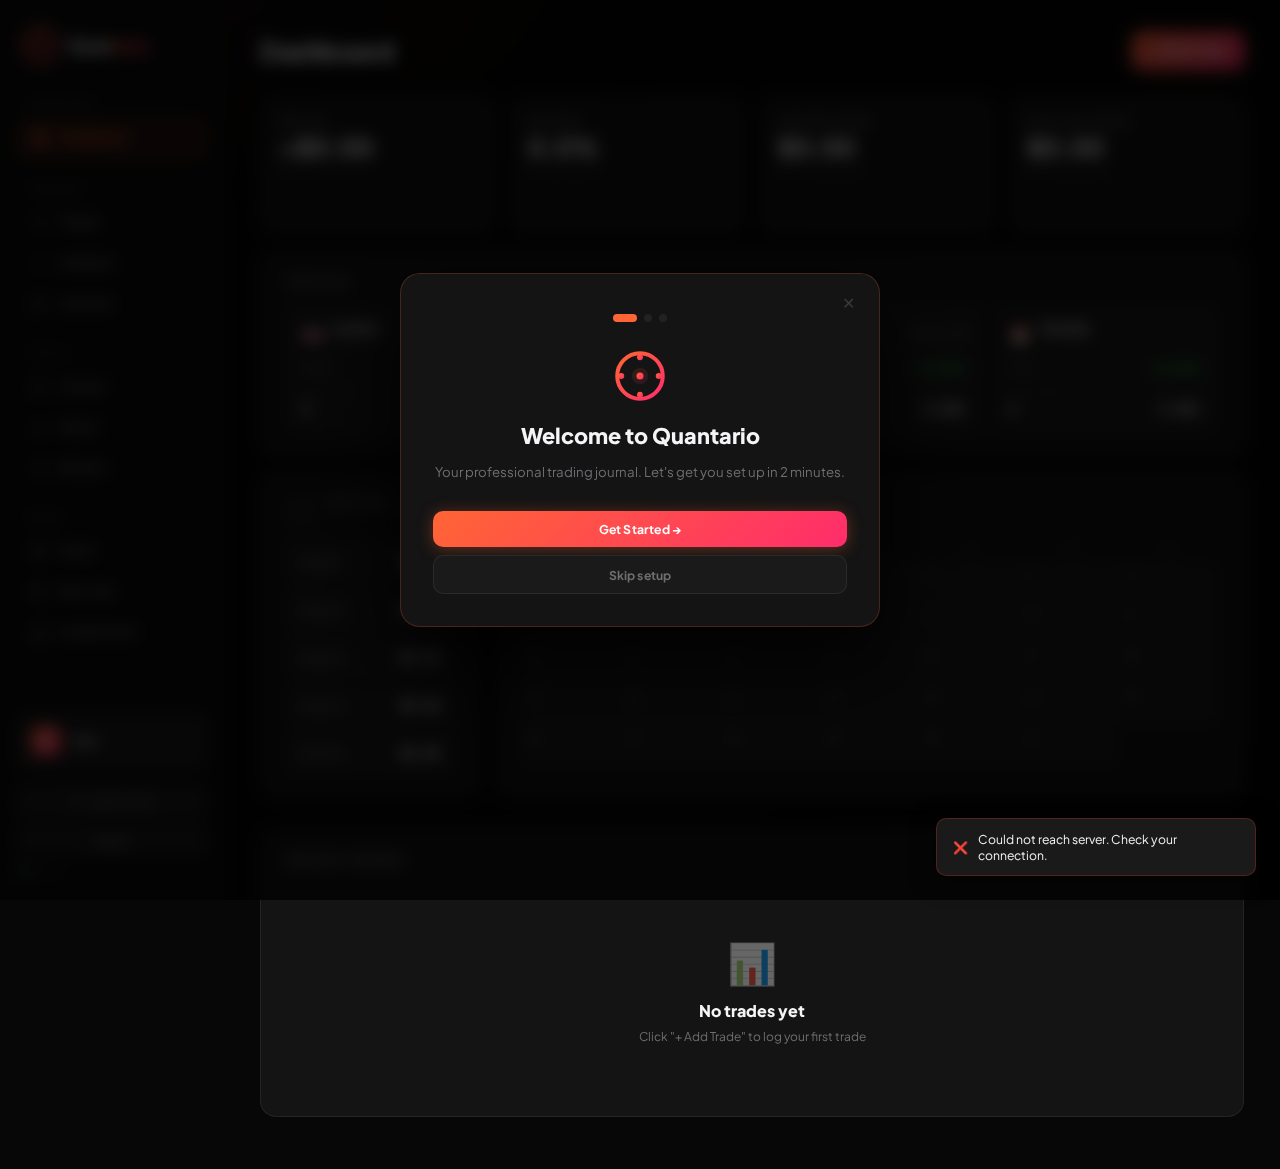
<file: index.html>
<!DOCTYPE html>
<html lang="en">
<head>
  <meta charset="UTF-8">
  <meta name="viewport" content="width=device-width, initial-scale=1.0">
  <title>TradeVault - Trading Journal</title>
  <link rel="preconnect" href="https://fonts.googleapis.com">
  <link rel="preconnect" href="https://fonts.gstatic.com" crossorigin>
  <link href="https://fonts.googleapis.com/css2?family=Syne:wght@400;600;700;800&family=JetBrains+Mono:wght@300;400;500;600&display=swap" rel="stylesheet">
  <link rel="stylesheet" href="/css/styles.css">
</head>
<body>
  <div id="toast-container"></div>
  <div id="app"></div>

  <!-- config.js MUST load first — it sets CONFIG.API_BASE -->
  <script src="/js/config.js"></script>
  <script src="/js/api.js"></script>
  <script src="/js/app.js"></script>
</body>
</html>
</file>
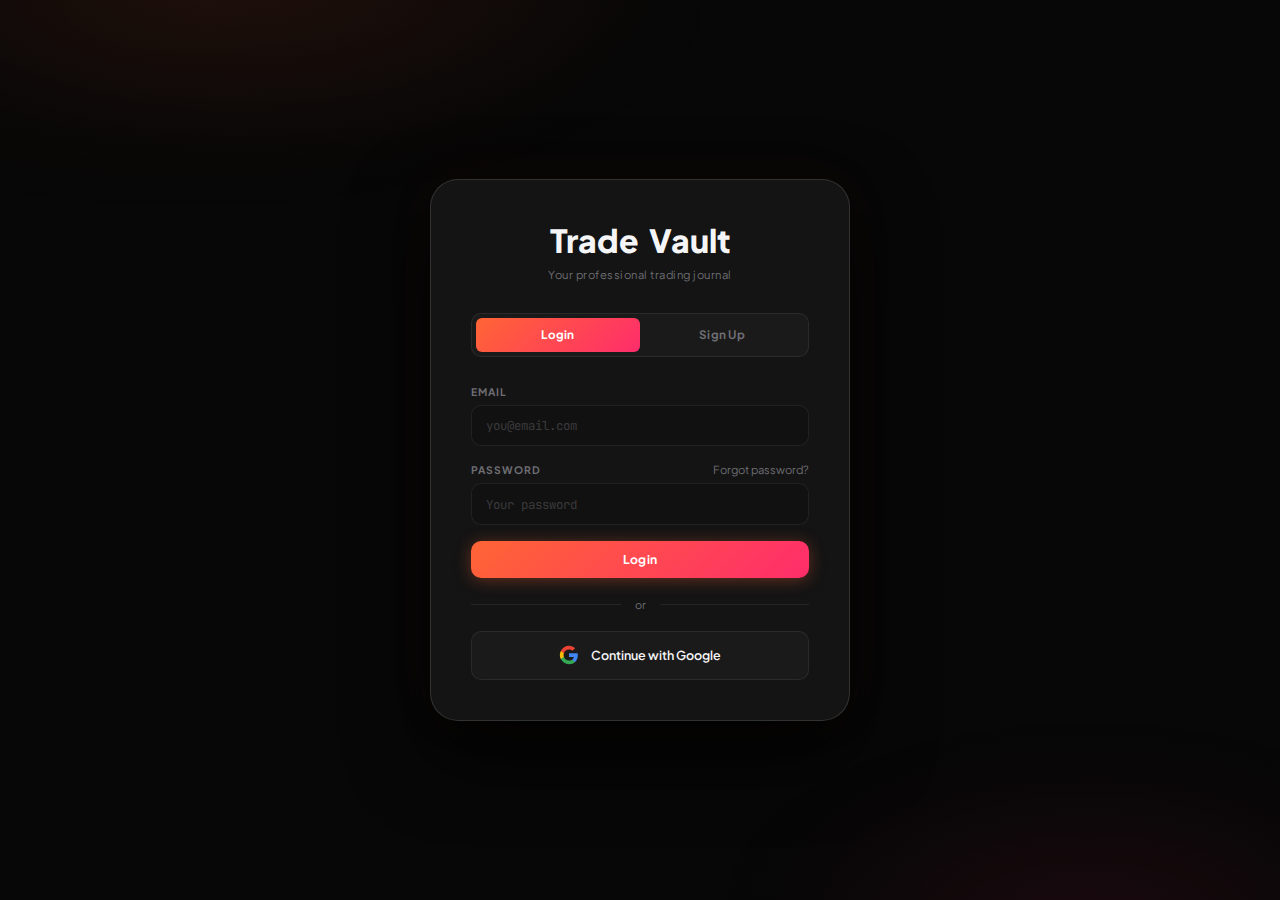
<file: auth.html>
<!DOCTYPE html>
<html lang="en">
<head>
  <meta charset="UTF-8">
  <meta name="viewport" content="width=device-width, initial-scale=1.0">
  <title>TradeVault - Sign In</title>
  <link rel="preconnect" href="https://fonts.googleapis.com">
  <link href="https://fonts.googleapis.com/css2?family=Syne:wght@400;600;700;800&family=JetBrains+Mono:wght@300;400;500;600&display=swap" rel="stylesheet">
  <script src="https://accounts.google.com/gsi/client" async defer></script>
  <link rel="stylesheet" href="/css/styles.css">
</head>
<body class="auth-page">
  <div class="auth-box">

    <div class="auth-header">
      <div class="auth-logo"><span class="green">Trade</span><span class="blue">Vault</span></div>
      <div class="auth-tagline">Your professional trading journal</div>
    </div>

    <div id="wake-banner-slot"></div>

    <div class="auth-tabs" id="auth-tabs">
      <button class="auth-tab active" id="tab-login"  onclick="switchTab('login')">Login</button>
      <button class="auth-tab"        id="tab-signup" onclick="switchTab('signup')">Sign Up</button>
    </div>

    <div class="auth-alert error"   id="auth-error"></div>
    <div class="auth-alert success" id="auth-success"></div>

    <!-- ── LOGIN ─────────────────────────────────────────── -->
    <div id="form-login" class="auth-form active">
      <div class="form-group">
        <label class="form-label" for="login-email">Email</label>
        <input type="email" class="form-input" id="login-email" name="email"
          autocomplete="email" placeholder="you@email.com">
      </div>
      <div class="form-group">
        <div class="form-label-row">
          <label class="form-label" for="login-password">Password</label>
          <button type="button" class="auth-link" onclick="switchTab('forgot')">Forgot password?</button>
        </div>
        <input type="password" class="form-input" id="login-password" name="password"
          autocomplete="current-password" placeholder="Your password">
      </div>
      <button class="btn btn-primary btn-block" id="login-btn" onclick="handleLogin()">Login</button>
    </div>

    <!-- ── SIGN UP ────────────────────────────────────────── -->
    <div id="form-signup" class="auth-form">
      <div class="form-group">
        <label class="form-label" for="signup-name">Full Name</label>
        <input type="text" class="form-input" id="signup-name" name="name"
          autocomplete="name" placeholder="Your name">
      </div>
      <div class="form-group">
        <label class="form-label" for="signup-email">Email</label>
        <input type="email" class="form-input" id="signup-email" name="email"
          autocomplete="email" placeholder="you@email.com">
      </div>
      <div class="form-group">
        <label class="form-label" for="signup-password">Password</label>
        <input type="password" class="form-input" id="signup-password"
          autocomplete="new-password" placeholder="Min 6 characters"
          oninput="checkPasswordStrength(this.value)">
        <div class="password-strength" id="pw-strength">
          <div class="pw-bar"><div class="pw-fill" id="pw-fill"></div></div>
          <span class="pw-label" id="pw-label"></span>
        </div>
      </div>
      <div class="form-group">
        <label class="form-label" for="signup-confirm">Confirm Password</label>
        <input type="password" class="form-input" id="signup-confirm"
          autocomplete="new-password" placeholder="Repeat your password">
      </div>
      <button class="btn btn-primary btn-block" id="signup-btn" onclick="handleSignup()">Create Account</button>
    </div>

    <!-- ── FORGOT PASSWORD ────────────────────────────────── -->
    <div id="form-forgot" class="auth-form">
      <div class="auth-back">
        <button class="auth-link" onclick="switchTab('login')">← Back to Login</button>
      </div>
      <p class="auth-hint">Enter your email and we'll send you a reset link.</p>
      <div class="form-group">
        <label class="form-label" for="forgot-email">Email</label>
        <input type="email" class="form-input" id="forgot-email"
          autocomplete="email" placeholder="you@email.com">
      </div>
      <button class="btn btn-primary btn-block" id="forgot-btn" onclick="handleForgot()">Send Reset Link</button>
    </div>

    <!-- ── RESET PASSWORD ──────────────────────────────────── -->
    <div id="form-reset" class="auth-form">
      <div class="auth-back">
        <button class="auth-link" onclick="switchTab('login')">← Back to Login</button>
      </div>
      <p class="auth-hint">Enter your reset token and choose a new password.</p>
      <div class="form-group">
        <label class="form-label" for="reset-token">Reset Token</label>
        <input type="text" class="form-input" id="reset-token"
          placeholder="Paste your reset token here" autocomplete="off">
      </div>
      <div class="form-group">
        <label class="form-label" for="reset-password">New Password</label>
        <input type="password" class="form-input" id="reset-password"
          autocomplete="new-password" placeholder="Min 6 characters">
      </div>
      <div class="form-group">
        <label class="form-label" for="reset-confirm">Confirm New Password</label>
        <input type="password" class="form-input" id="reset-confirm"
          autocomplete="new-password" placeholder="Repeat new password">
      </div>
      <button class="btn btn-primary btn-block" id="reset-btn" onclick="handleReset()">Set New Password</button>
    </div>

    <!-- ── GOOGLE ──────────────────────────────────────────── -->
    <div id="google-section">
      <div class="auth-divider"><span>or</span></div>
      <button class="google-btn" onclick="handleGoogleLogin()">
        <svg class="google-icon" viewBox="0 0 24 24">
          <path fill="#4285F4" d="M22.56 12.25c0-.78-.07-1.53-.2-2.25H12v4.26h5.92c-.26 1.37-1.04 2.53-2.21 3.31v2.77h3.57c2.08-1.92 3.28-4.74 3.28-8.09z"/>
          <path fill="#34A853" d="M12 23c2.97 0 5.46-.98 7.28-2.66l-3.57-2.77c-.98.66-2.23 1.06-3.71 1.06-2.86 0-5.29-1.93-6.16-4.53H2.18v2.84C3.99 20.53 7.7 23 12 23z"/>
          <path fill="#FBBC05" d="M5.84 14.09c-.22-.66-.35-1.36-.35-2.09s.13-1.43.35-2.09V7.07H2.18C1.43 8.55 1 10.22 1 12s.43 3.45 1.18 4.93l2.85-2.22.81-.62z"/>
          <path fill="#EA4335" d="M12 5.38c1.62 0 3.06.56 4.21 1.64l3.15-3.15C17.45 2.09 14.97 1 12 1 7.7 1 3.99 3.47 2.18 7.07l3.66 2.84c.87-2.6 3.3-4.53 6.16-4.53z"/>
        </svg>
        Continue with Google
      </button>
    </div>

  </div><!-- /.auth-box -->

  <script src="/js/config.js"></script>
  <script src="/js/api.js"></script>
  <script>
    // ── BOOT ───────────────────────────────────────────────
    if (getToken()) window.location.href = '/index.html';

    // Check for reset token in URL (?reset=TOKEN)
    const urlParams = new URLSearchParams(window.location.search);
    if (urlParams.get('reset')) {
      document.getElementById('reset-token').value = urlParams.get('reset');
      switchTab('reset');
    }

    // Pre-warm Render server (free tier sleeps after 15 min)
    (async () => {
      const slot = document.getElementById('wake-banner-slot');
      const banner = document.createElement('div');
      banner.className = 'wake-banner';
      banner.textContent = '⏳ Server waking up — may take up to 30 seconds on first load…';
      slot.appendChild(banner);
      try {
        await api.ping();
        banner.remove();
      } catch {
        banner.textContent = '⚠️ Could not reach server. Check connection or try again.';
      }
    })();

    // ── HELPERS ────────────────────────────────────────────
    function switchTab(tab) {
      ['login','signup','forgot','reset'].forEach(f => {
        document.getElementById('form-' + f).classList.toggle('active', f === tab);
      });
      const showTabs = tab === 'login' || tab === 'signup';
      document.getElementById('auth-tabs').style.display      = showTabs ? 'flex'  : 'none';
      document.getElementById('google-section').style.display = showTabs ? 'block' : 'none';
      document.getElementById('tab-login').classList.toggle('active',  tab === 'login');
      document.getElementById('tab-signup').classList.toggle('active', tab === 'signup');
      showError(''); showSuccess('');
    }

    function showError(msg) {
      const el = document.getElementById('auth-error');
      el.textContent = msg;
      el.classList.toggle('show', !!msg);
    }

    function showSuccess(msg) {
      const el = document.getElementById('auth-success');
      el.innerHTML = '';
      if (msg) { el.textContent = msg; el.classList.add('show'); }
      else      { el.classList.remove('show'); }
    }

    function setBtnLoading(id, loading, label) {
      const btn = document.getElementById(id);
      btn.disabled = loading;
      btn.innerHTML = loading
        ? '<span class="spinner"></span> Please wait…'
        : label;
    }

    function checkPasswordStrength(val) {
      const wrap  = document.getElementById('pw-strength');
      const fill  = document.getElementById('pw-fill');
      const label = document.getElementById('pw-label');
      if (!val) { wrap.style.display = 'none'; return; }
      wrap.style.display = 'flex';
      let score = 0;
      if (val.length >= 6)          score++;
      if (val.length >= 10)         score++;
      if (/[A-Z]/.test(val))        score++;
      if (/[0-9]/.test(val))        score++;
      if (/[^A-Za-z0-9]/.test(val)) score++;
      const levels = [
        { pct:'20%', color:'var(--accent-red)',    text:'Weak' },
        { pct:'40%', color:'#ff8c32',              text:'Fair' },
        { pct:'60%', color:'var(--accent-yellow)', text:'Medium' },
        { pct:'80%', color:'#a8e063',              text:'Good' },
        { pct:'100%',color:'var(--accent-green)',  text:'Strong' },
      ];
      const lvl = levels[Math.min(score - 1, 4)] || levels[0];
      fill.style.width      = lvl.pct;
      fill.style.background = lvl.color;
      label.textContent     = lvl.text;
      label.style.color     = lvl.color;
    }

    // ── LOGIN ──────────────────────────────────────────────
    async function handleLogin() {
      const email    = document.getElementById('login-email').value.trim();
      const password = document.getElementById('login-password').value;
      if (!email || !password) return showError('Please fill in both fields');
      setBtnLoading('login-btn', true, 'Login');
      try {
        const res = await api.login({ email, password });
        saveAuth(res.token, res.user);
        window.location.href = '/index.html';
      } catch (err) {
        showError(err.message);
        setBtnLoading('login-btn', false, 'Login');
      }
    }

    // ── SIGN UP ────────────────────────────────────────────
    async function handleSignup() {
      const name     = document.getElementById('signup-name').value.trim();
      const email    = document.getElementById('signup-email').value.trim();
      const password = document.getElementById('signup-password').value;
      const confirm  = document.getElementById('signup-confirm').value;
      if (!name || !email || !password) return showError('Please fill in all fields');
      if (password.length < 6)          return showError('Password must be at least 6 characters');
      if (password !== confirm)          return showError('Passwords do not match');
      setBtnLoading('signup-btn', true, 'Create Account');
      try {
        const res = await api.signup({ name, email, password });
        saveAuth(res.token, res.user);
        window.location.href = '/index.html';
      } catch (err) {
        showError(err.message);
        setBtnLoading('signup-btn', false, 'Create Account');
      }
    }

    // ── FORGOT PASSWORD ────────────────────────────────────
    async function handleForgot() {
      const email = document.getElementById('forgot-email').value.trim();
      if (!email) return showError('Please enter your email');
      setBtnLoading('forgot-btn', true, 'Send Reset Link');
      try {
        const res = await api.resetPasswordRequest({ email });

        if (res.devToken) {
          // No email service yet — show token on screen
          const successEl = document.getElementById('auth-success');
          successEl.innerHTML = '';
          successEl.classList.add('show');

          const msg = document.createElement('div');
          msg.textContent = 'No email service configured. Click the token to copy it, then use it below:';
          msg.style.marginBottom = '0.75rem';
          successEl.appendChild(msg);

          const tokenBox = document.createElement('div');
          tokenBox.style.cssText = 'background:var(--bg-primary);border:1px solid var(--border-color);border-radius:2px;padding:.75rem;font-size:.72rem;word-break:break-all;color:var(--accent-green);cursor:pointer;font-family:monospace;';
          tokenBox.textContent = res.devToken;
          tokenBox.title = 'Click to copy';
          tokenBox.onclick = () => {
            navigator.clipboard.writeText(res.devToken).then(() => {
              tokenBox.style.borderColor = 'var(--accent-green)';
              tokenBox.textContent = '✓ Copied!';
              setTimeout(() => {
                document.getElementById('reset-token').value = res.devToken;
                switchTab('reset');
              }, 800);
            });
          };
          successEl.appendChild(tokenBox);

          const link = document.createElement('button');
          link.className = 'auth-link';
          link.style.cssText = 'display:block;margin-top:.75rem;';
          link.textContent = '→ Go to Reset Password form';
          link.onclick = () => {
            document.getElementById('reset-token').value = res.devToken;
            switchTab('reset');
          };
          successEl.appendChild(link);
        } else {
          showSuccess(res.message || 'Reset email sent! Check your inbox and spam folder.');
        }

        setBtnLoading('forgot-btn', false, 'Send Reset Link');
      } catch (err) {
        showError(err.message);
        setBtnLoading('forgot-btn', false, 'Send Reset Link');
      }
    }

    // ── RESET PASSWORD ─────────────────────────────────────
    async function handleReset() {
      const token       = document.getElementById('reset-token').value.trim();
      const newPassword = document.getElementById('reset-password').value;
      const confirm     = document.getElementById('reset-confirm').value;
      if (!token)                        return showError('Please paste your reset token');
      if (!newPassword || newPassword.length < 6) return showError('Password must be at least 6 characters');
      if (newPassword !== confirm)        return showError('Passwords do not match');
      setBtnLoading('reset-btn', true, 'Set New Password');
      try {
        await api.resetPassword({ token, newPassword });
        showSuccess('Password updated! Redirecting to login…');
        setTimeout(() => switchTab('login'), 2000);
      } catch (err) {
        showError(err.message);
      } finally {
        setBtnLoading('reset-btn', false, 'Set New Password');
      }
    }

    // ── GOOGLE ─────────────────────────────────────────────
    function handleGoogleLogin() {
      if (!CONFIG.GOOGLE_CLIENT_ID || CONFIG.GOOGLE_CLIENT_ID === 'YOUR_GOOGLE_CLIENT_ID') {
        showError('Google login is not configured yet. Please use email and password.');
        return;
      }
      google.accounts.id.initialize({
        client_id: CONFIG.GOOGLE_CLIENT_ID,
        callback: async (response) => {
          try {
            const res = await api.googleLogin({ credential: response.credential });
            saveAuth(res.token, res.user);
            window.location.href = '/index.html';
          } catch (err) { showError(err.message); }
        }
      });
      google.accounts.id.prompt();
    }

    // ── ENTER KEY SUPPORT ──────────────────────────────────
    document.addEventListener('keydown', e => {
      if (e.key !== 'Enter') return;
      const active = ['login','signup','forgot','reset'].find(t =>
        document.getElementById('form-' + t).classList.contains('active')
      );
      if (active === 'login')  handleLogin();
      if (active === 'signup') handleSignup();
      if (active === 'forgot') handleForgot();
      if (active === 'reset')  handleReset();
    });
  </script>
</body>
</html>
</file>
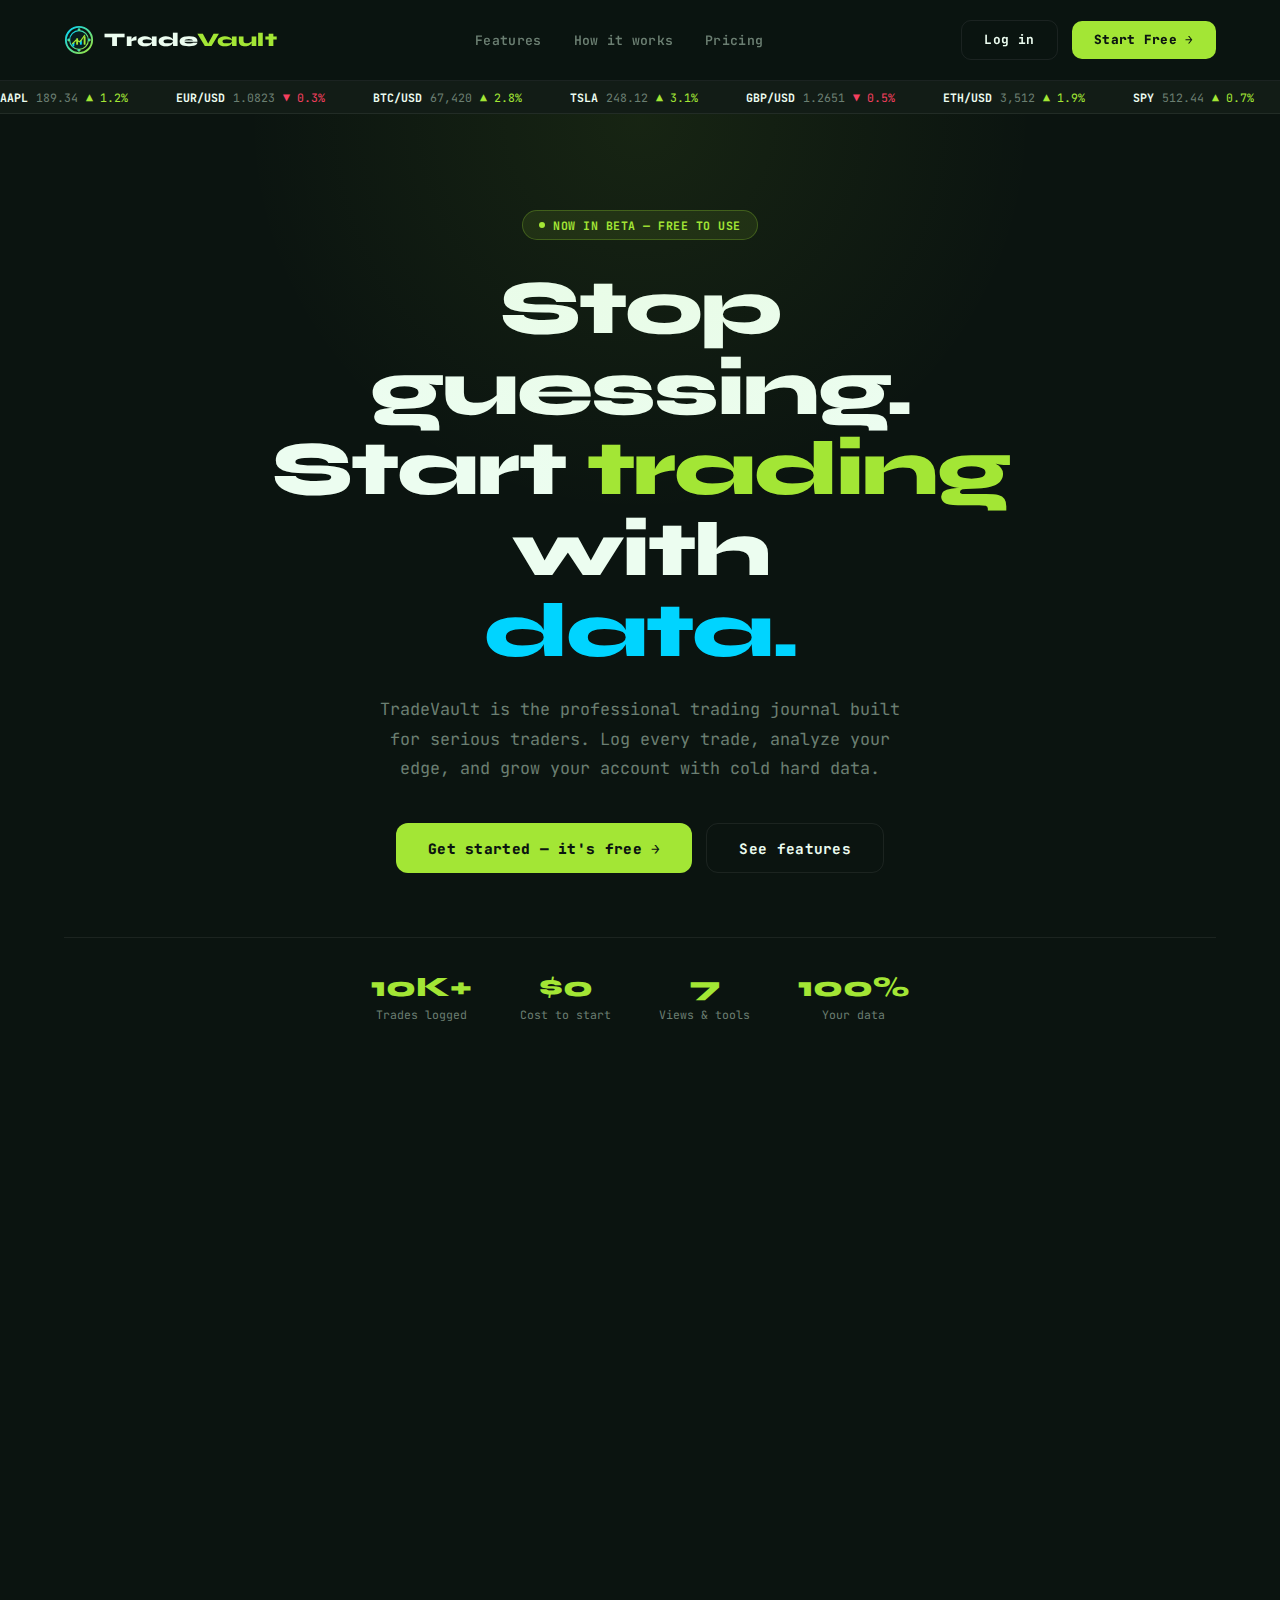
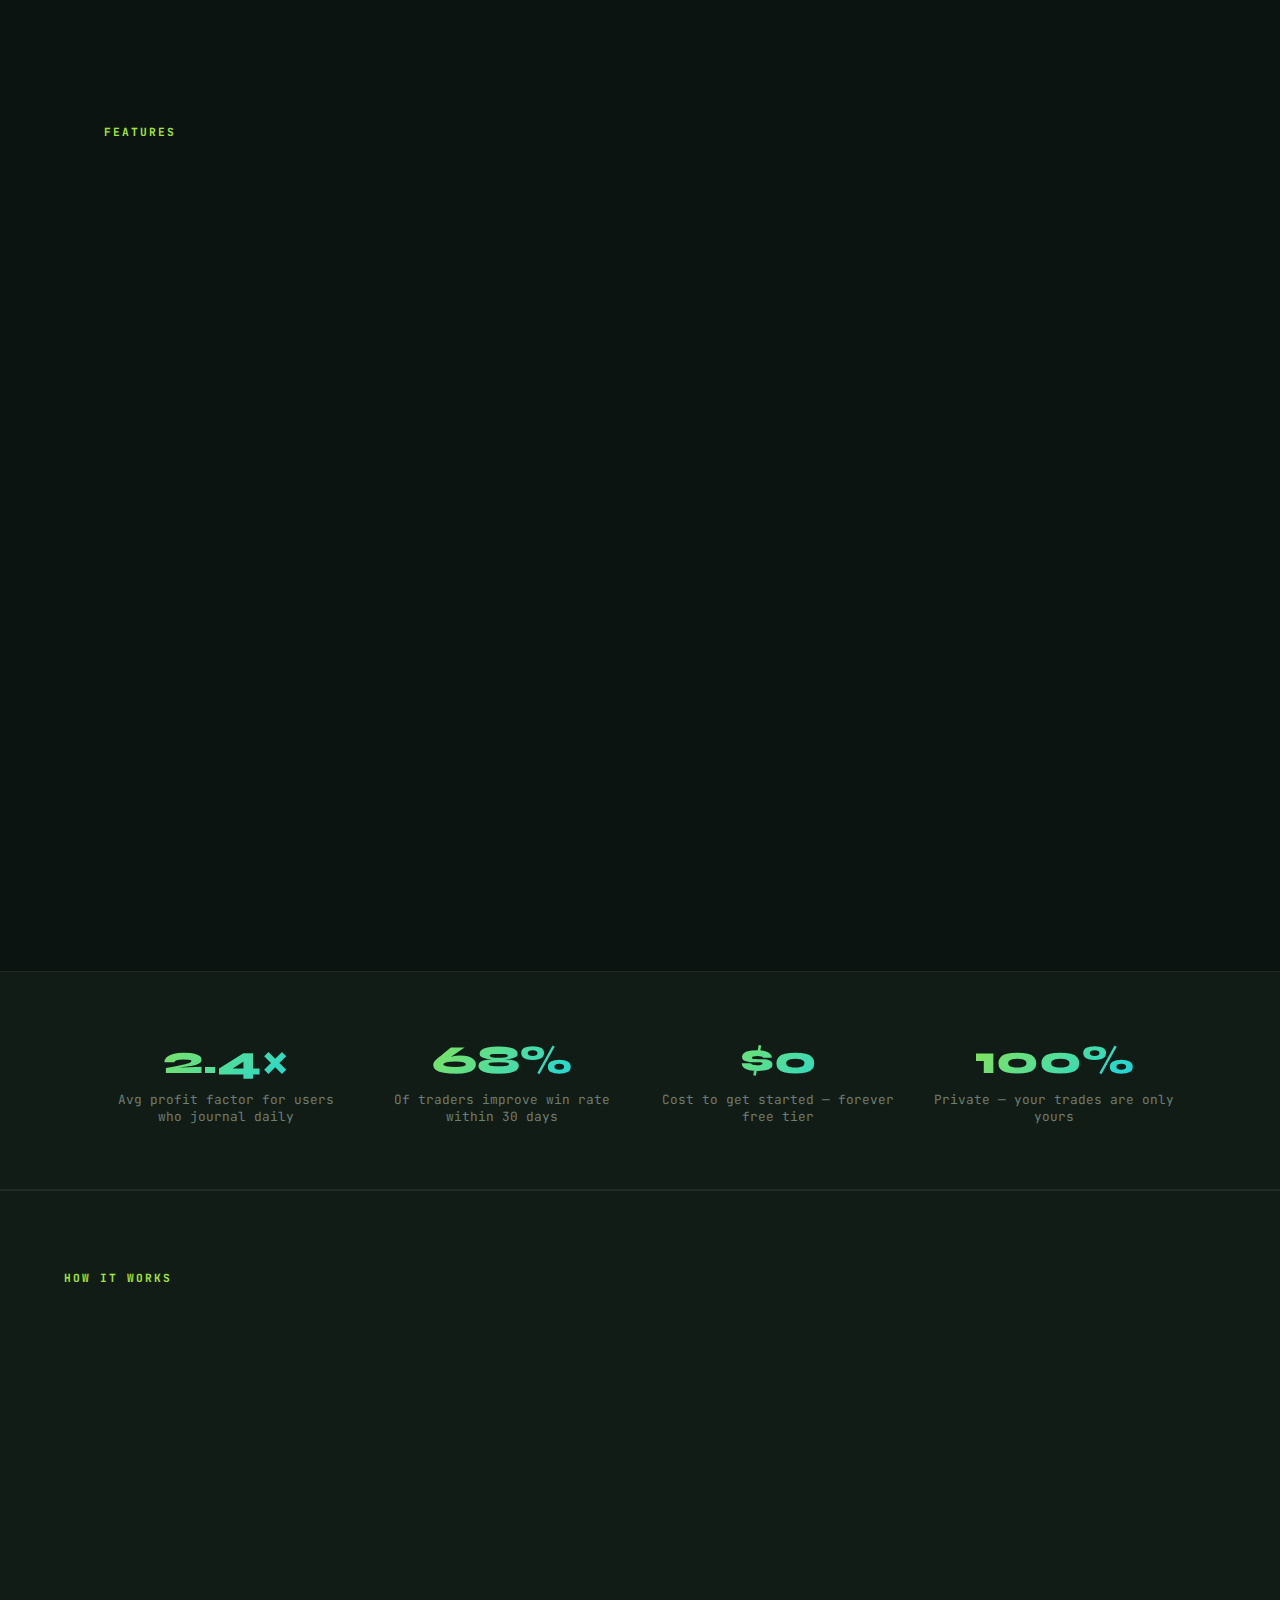
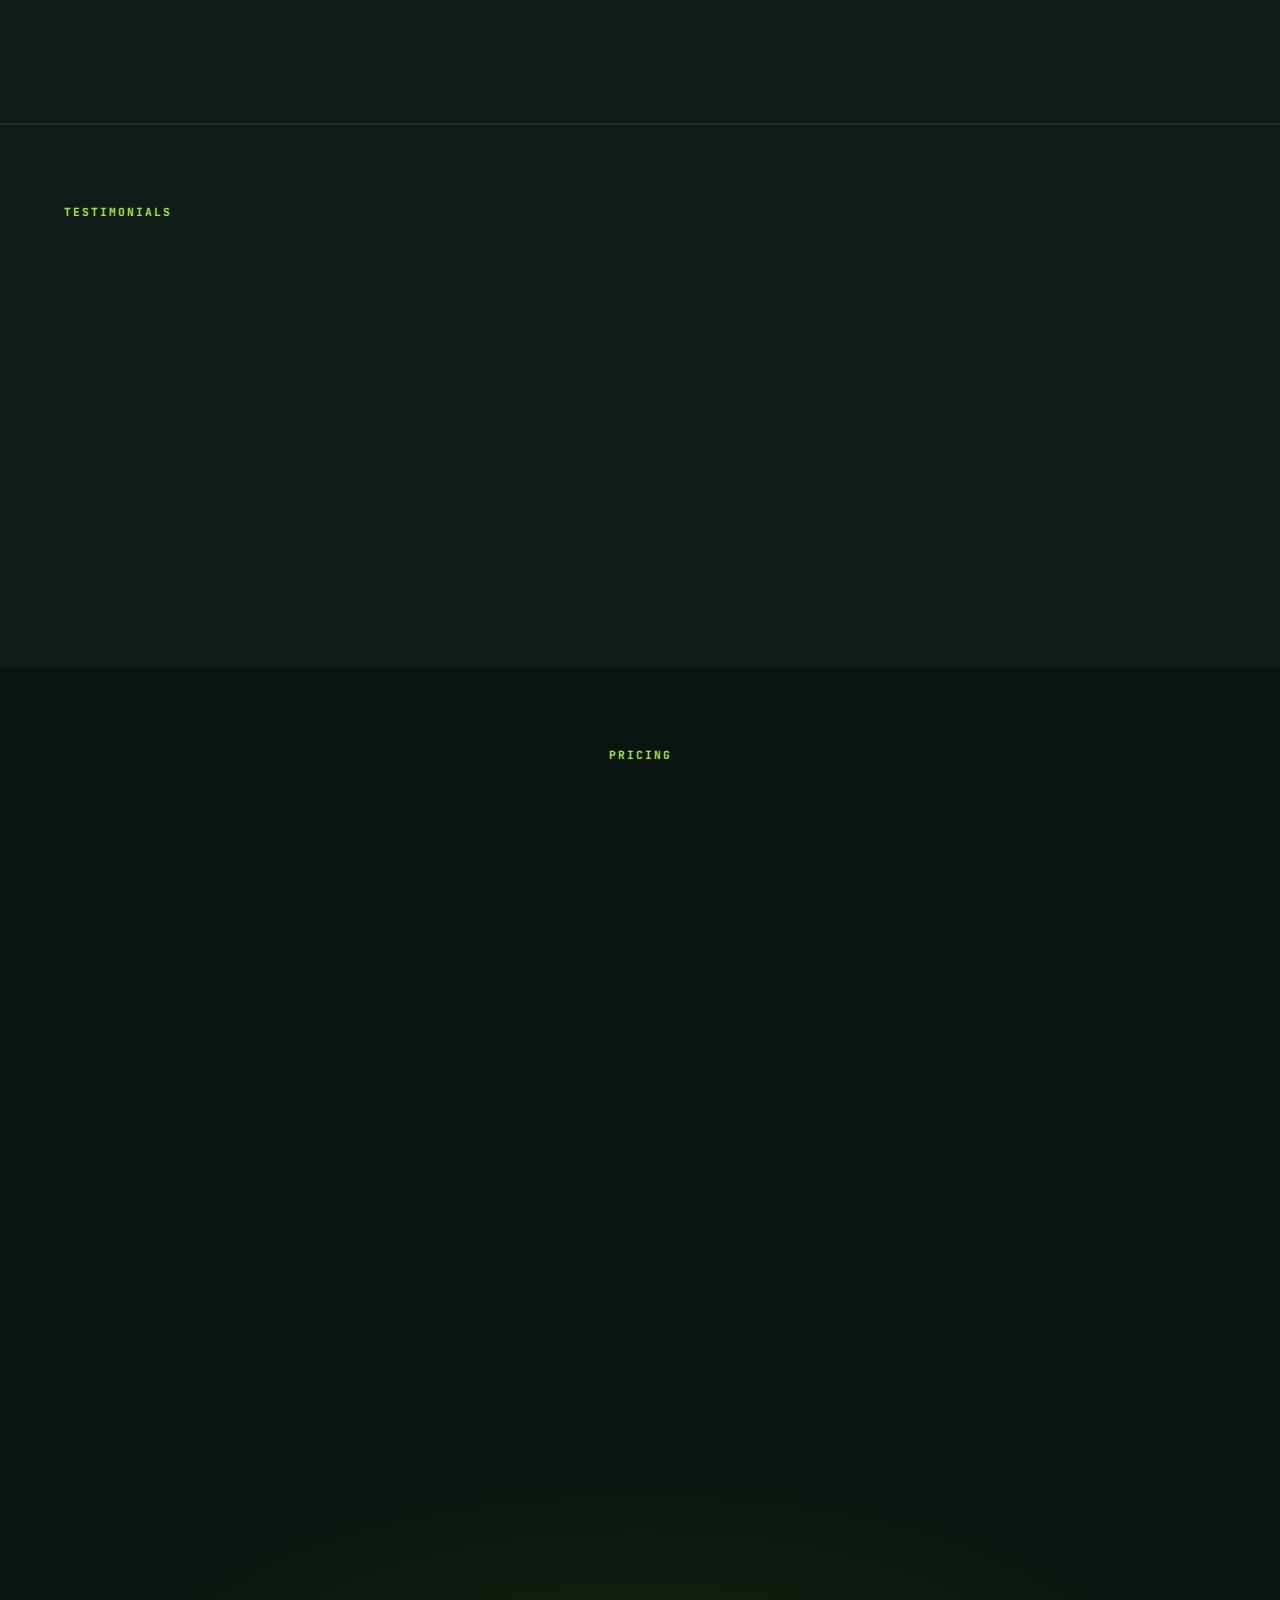
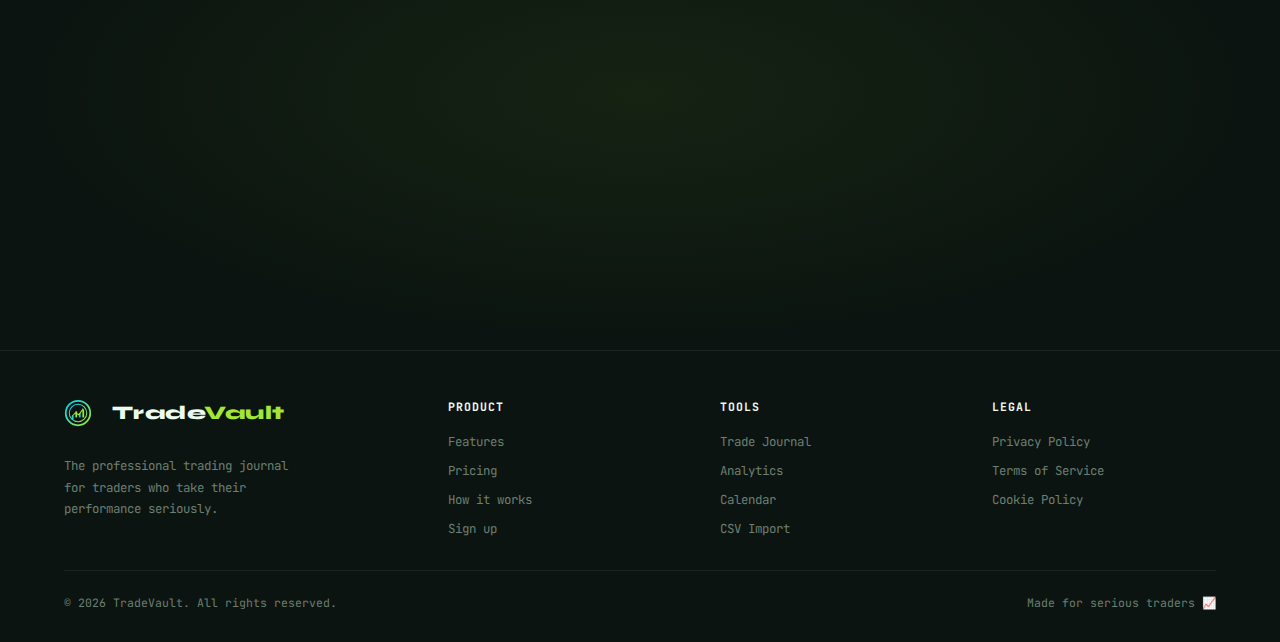
<file: landing.html>
<!DOCTYPE html>
<html lang="en">
<head>
  <meta charset="UTF-8">
  <meta name="viewport" content="width=device-width, initial-scale=1.0">
  <title>TradeVault — Your Professional Trading Journal</title>
  <link rel="preconnect" href="https://fonts.googleapis.com">
  <link href="https://fonts.googleapis.com/css2?family=Syne:wght@400;600;700;800&family=JetBrains+Mono:wght@300;400;500;600&display=swap" rel="stylesheet">
  <style>
    *, *::before, *::after { margin:0; padding:0; box-sizing:border-box; }

    :root {
      --bg:       #0b1410;
      --bg2:      #121c16;
      --bg3:      #192318;
      --card:     #1a251e;
      --green:    #a3e635;
      --green2:   #00ff9d;
      --cyan:     #00d4ff;
      --red:      #f43f5e;
      --txt:      #ecfdf0;
      --txt2:     #6b7f72;
      --border:   rgba(255,255,255,0.07);
      --r:        14px;
    }

    html { scroll-behavior: smooth; }

    body {
      font-family: 'JetBrains Mono', monospace;
      background: var(--bg);
      color: var(--txt);
      overflow-x: hidden;
      -webkit-font-smoothing: antialiased;
    }

    /* ── ANIMATIONS ── */
    @keyframes fadeUp   { from{opacity:0;transform:translateY(24px)} to{opacity:1;transform:translateY(0)} }
    @keyframes pulse    { 0%,100%{opacity:1} 50%{opacity:.4} }
    @keyframes float    { 0%,100%{transform:translateY(0)} 50%{transform:translateY(-10px)} }
    @keyframes spin     { to{transform:rotate(360deg)} }
    @keyframes glow     { 0%,100%{box-shadow:0 0 20px rgba(163,230,53,0.3)} 50%{box-shadow:0 0 40px rgba(163,230,53,0.6)} }
    @keyframes ticker   { from{transform:translateX(0)} to{transform:translateX(-50%)} }
    @keyframes shimmer  { from{background-position:200% 0} to{background-position:-200% 0} }

    .fade-up { animation: fadeUp 0.7s ease both; }
    .delay-1 { animation-delay: 0.1s; }
    .delay-2 { animation-delay: 0.2s; }
    .delay-3 { animation-delay: 0.3s; }
    .delay-4 { animation-delay: 0.4s; }
    .delay-5 { animation-delay: 0.5s; }

    /* ── NAV ── */
    nav {
      display: flex;
      align-items: center;
      justify-content: space-between;
      padding: 1.25rem 5%;
      position: sticky;
      top: 0;
      z-index: 100;
      background: rgba(11,20,16,0.85);
      backdrop-filter: blur(16px);
      border-bottom: 1px solid var(--border);
    }

    .nav-logo {
      display: flex;
      align-items: center;
      gap: 0.65rem;
      text-decoration: none;
    }
    .nav-logo-text {
      font-family: 'Syne', sans-serif;
      font-size: 1.2rem;
      font-weight: 800;
      color: var(--txt);
      letter-spacing: 0.5px;
    }
    .nav-logo-text span { color: var(--green); }

    .nav-links {
      display: flex;
      align-items: center;
      gap: 2rem;
      list-style: none;
    }
    .nav-links a {
      color: var(--txt2);
      text-decoration: none;
      font-size: 0.82rem;
      font-weight: 600;
      transition: color 0.18s;
      letter-spacing: 0.3px;
    }
    .nav-links a:hover { color: var(--txt); }

    .nav-cta {
      display: flex;
      align-items: center;
      gap: 0.875rem;
    }

    .btn {
      display: inline-flex;
      align-items: center;
      gap: 0.4rem;
      padding: 0.65rem 1.4rem;
      border-radius: 10px;
      border: none;
      font-family: 'JetBrains Mono', monospace;
      font-size: 0.8rem;
      font-weight: 700;
      cursor: pointer;
      text-decoration: none;
      transition: all 0.18s ease;
      letter-spacing: 0.3px;
      white-space: nowrap;
    }
    .btn-outline {
      background: transparent;
      color: var(--txt);
      border: 1px solid var(--border);
    }
    .btn-outline:hover { border-color: rgba(255,255,255,0.2); background: rgba(255,255,255,0.04); }
    .btn-green {
      background: var(--green);
      color: var(--bg);
      font-weight: 800;
    }
    .btn-green:hover { background: #b5f542; transform: translateY(-1px); box-shadow: 0 6px 24px rgba(163,230,53,0.3); }
    .btn-lg { padding: 0.9rem 2rem; font-size: 0.9rem; border-radius: 12px; }

    /* Mobile nav toggle */
    .nav-toggle { display:none; background:none; border:1px solid var(--border); color:var(--txt); padding:0.45rem 0.65rem; border-radius:8px; cursor:pointer; font-size:1.1rem; }

    /* ── TICKER STRIP ── */
    .ticker-strip {
      background: var(--bg2);
      border-bottom: 1px solid var(--border);
      padding: 0.55rem 0;
      overflow: hidden;
    }
    .ticker-inner {
      display: flex;
      gap: 3rem;
      width: max-content;
      animation: ticker 30s linear infinite;
    }
    .ticker-item {
      display: flex;
      align-items: center;
      gap: 0.5rem;
      font-size: 0.72rem;
      white-space: nowrap;
      color: var(--txt2);
    }
    .ticker-item .sym { color: var(--txt); font-weight: 700; }
    .ticker-item .up  { color: var(--green); }
    .ticker-item .dn  { color: var(--red); }

    /* ── HERO ── */
    .hero {
      padding: 6rem 5% 5rem;
      text-align: center;
      position: relative;
      overflow: hidden;
    }
    .hero::before {
      content: '';
      position: absolute;
      top: -40%;
      left: 50%;
      transform: translateX(-50%);
      width: 800px;
      height: 800px;
      background: radial-gradient(circle, rgba(163,230,53,0.08) 0%, transparent 70%);
      pointer-events: none;
    }

    .hero-badge {
      display: inline-flex;
      align-items: center;
      gap: 0.5rem;
      background: rgba(163,230,53,0.1);
      border: 1px solid rgba(163,230,53,0.25);
      color: var(--green);
      padding: 0.4rem 1rem;
      border-radius: 20px;
      font-size: 0.72rem;
      font-weight: 700;
      letter-spacing: 0.5px;
      text-transform: uppercase;
      margin-bottom: 1.75rem;
    }
    .hero-badge .dot { width:6px;height:6px;background:var(--green);border-radius:50%;animation:pulse 1.5s infinite; }

    .hero h1 {
      font-family: 'Syne', sans-serif;
      font-size: clamp(2.5rem, 6vw, 5rem);
      font-weight: 800;
      line-height: 1.05;
      letter-spacing: -2px;
      margin-bottom: 1.5rem;
      max-width: 820px;
      margin-left: auto;
      margin-right: auto;
    }
    .hero h1 .green { color: var(--green); }
    .hero h1 .cyan  { color: var(--cyan); }

    .hero-sub {
      font-size: clamp(0.9rem, 2vw, 1.05rem);
      color: var(--txt2);
      max-width: 540px;
      margin: 0 auto 2.5rem;
      line-height: 1.75;
    }

    .hero-btns {
      display: flex;
      gap: 0.875rem;
      justify-content: center;
      flex-wrap: wrap;
      margin-bottom: 4rem;
    }

    .hero-stats {
      display: flex;
      justify-content: center;
      gap: 3rem;
      flex-wrap: wrap;
      padding-top: 2rem;
      border-top: 1px solid var(--border);
    }
    .hero-stat-num {
      font-family: 'Syne', sans-serif;
      font-size: 1.75rem;
      font-weight: 800;
      color: var(--green);
    }
    .hero-stat-label {
      font-size: 0.72rem;
      color: var(--txt2);
      margin-top: 0.2rem;
    }

    /* ── DASHBOARD PREVIEW ── */
    .preview-section {
      padding: 2rem 5% 5rem;
      position: relative;
    }

    .preview-wrap {
      max-width: 1100px;
      margin: 0 auto;
      background: var(--bg2);
      border: 1px solid var(--border);
      border-radius: 20px;
      overflow: hidden;
      box-shadow: 0 40px 80px rgba(0,0,0,0.5);
      animation: float 6s ease-in-out infinite;
    }

    /* Fake browser chrome */
    .browser-bar {
      background: var(--bg3);
      padding: 0.75rem 1rem;
      display: flex;
      align-items: center;
      gap: 0.65rem;
      border-bottom: 1px solid var(--border);
    }
    .browser-dot { width:11px;height:11px;border-radius:50%; }
    .browser-url {
      flex: 1;
      background: var(--bg);
      border-radius: 6px;
      padding: 0.3rem 0.75rem;
      font-size: 0.7rem;
      color: var(--txt2);
      margin: 0 0.5rem;
    }

    /* Mock dashboard inside preview */
    .mock-dashboard {
      display: flex;
      height: 380px;
    }
    .mock-sidebar {
      width: 200px;
      background: var(--bg2);
      border-right: 1px solid var(--border);
      padding: 1rem 0.75rem;
      flex-shrink: 0;
    }
    .mock-logo {
      display: flex;
      align-items: center;
      gap: 0.5rem;
      font-family: 'Syne', sans-serif;
      font-size: 0.9rem;
      font-weight: 800;
      margin-bottom: 1.25rem;
      padding: 0 0.25rem;
    }
    .mock-logo span { color: var(--green); }
    .mock-nav { display:flex;flex-direction:column;gap:2px; }
    .mock-nav-item {
      padding: 0.5rem 0.65rem;
      border-radius: 8px;
      font-size: 0.68rem;
      color: var(--txt2);
      display: flex;
      align-items: center;
      gap: 0.5rem;
    }
    .mock-nav-item.active { background: var(--green); color: var(--bg); font-weight: 700; }
    .mock-nav-label { font-size: 0.5rem; color: rgba(107,127,114,0.6); text-transform: uppercase; letter-spacing: 1px; padding: 0.5rem 0.65rem 0.2rem; }
    .mock-main { flex: 1; padding: 1.25rem; overflow: hidden; }
    .mock-header { font-family:'Syne',sans-serif; font-size:1.1rem; font-weight:800; margin-bottom:1rem; }
    .mock-stats { display:grid;grid-template-columns:repeat(4,1fr);gap:0.5rem;margin-bottom:1rem; }
    .mock-stat {
      background: var(--card);
      border: 1px solid var(--border);
      border-radius: 10px;
      padding: 0.75rem;
    }
    .mock-stat-label { font-size:0.5rem;color:var(--txt2);text-transform:uppercase;letter-spacing:0.5px;margin-bottom:0.35rem; }
    .mock-stat-val   { font-family:'Syne',sans-serif;font-size:1rem;font-weight:800; }
    .mock-stat-val.g { color:var(--green); }
    .mock-stat-val.r { color:var(--red); }
    .mock-trades { display:flex;flex-direction:column;gap:0.4rem; }
    .mock-trade {
      background: var(--card);
      border: 1px solid var(--border);
      border-radius: 8px;
      padding: 0.6rem 0.75rem;
      display: flex;
      justify-content: space-between;
      align-items: center;
    }
    .mock-trade-sym { font-size:0.72rem;font-weight:700; }
    .mock-trade-pnl { font-size:0.72rem;font-weight:800; }
    .mock-trade-pnl.g { color:var(--green); }
    .mock-trade-pnl.r { color:var(--red); }
    .mock-trade-badge {
      font-size:0.5rem;font-weight:700;padding:0.1rem 0.4rem;border-radius:10px;
    }
    .mock-trade-badge.long  { background:rgba(163,230,53,0.12);color:var(--green); }
    .mock-trade-badge.short { background:rgba(244,63,94,0.12);color:var(--red); }

    /* ── FEATURES ── */
    .section {
      padding: 5rem 5%;
      max-width: 1200px;
      margin: 0 auto;
    }
    .section-tag {
      font-size: 0.7rem;
      font-weight: 700;
      text-transform: uppercase;
      letter-spacing: 2px;
      color: var(--green);
      margin-bottom: 0.75rem;
    }
    .section-title {
      font-family: 'Syne', sans-serif;
      font-size: clamp(1.75rem, 4vw, 2.75rem);
      font-weight: 800;
      letter-spacing: -1px;
      line-height: 1.1;
      margin-bottom: 1rem;
    }
    .section-sub {
      color: var(--txt2);
      font-size: 0.92rem;
      line-height: 1.75;
      max-width: 520px;
      margin-bottom: 3rem;
    }

    .features-grid {
      display: grid;
      grid-template-columns: repeat(3, 1fr);
      gap: 1.25rem;
    }

    .feature-card {
      background: var(--card);
      border: 1px solid var(--border);
      border-radius: var(--r);
      padding: 1.75rem;
      transition: all 0.25s ease;
      position: relative;
      overflow: hidden;
    }
    .feature-card:hover {
      border-color: rgba(163,230,53,0.25);
      transform: translateY(-3px);
      box-shadow: 0 12px 32px rgba(0,0,0,0.3);
    }
    .feature-card::before {
      content: '';
      position: absolute;
      top: 0; left: 0; right: 0;
      height: 2px;
      background: linear-gradient(90deg, var(--green), var(--cyan));
      opacity: 0;
      transition: opacity 0.25s;
    }
    .feature-card:hover::before { opacity: 1; }

    .feature-icon {
      width: 44px; height: 44px;
      background: rgba(163,230,53,0.1);
      border-radius: 10px;
      display: flex; align-items: center; justify-content: center;
      margin-bottom: 1.1rem;
      font-size: 1.3rem;
    }
    .feature-title {
      font-family: 'Syne', sans-serif;
      font-size: 1rem;
      font-weight: 800;
      margin-bottom: 0.5rem;
    }
    .feature-desc {
      color: var(--txt2);
      font-size: 0.8rem;
      line-height: 1.7;
    }

    /* ── HOW IT WORKS ── */
    .how-section {
      padding: 5rem 5%;
      background: var(--bg2);
      border-top: 1px solid var(--border);
      border-bottom: 1px solid var(--border);
    }
    .how-inner { max-width: 1200px; margin: 0 auto; }
    .steps-grid {
      display: grid;
      grid-template-columns: repeat(3, 1fr);
      gap: 2rem;
    }
    .step {
      text-align: center;
      padding: 2rem 1.5rem;
      position: relative;
    }
    .step:not(:last-child)::after {
      content: '→';
      position: absolute;
      right: -1rem;
      top: 2.5rem;
      color: var(--txt2);
      font-size: 1.25rem;
    }
    .step-num {
      width: 52px; height: 52px;
      background: var(--green);
      border-radius: 50%;
      display: flex; align-items: center; justify-content: center;
      font-family: 'Syne', sans-serif;
      font-size: 1.25rem;
      font-weight: 800;
      color: var(--bg);
      margin: 0 auto 1.25rem;
    }
    .step-title {
      font-family: 'Syne', sans-serif;
      font-size: 1rem;
      font-weight: 800;
      margin-bottom: 0.5rem;
    }
    .step-desc { color: var(--txt2); font-size: 0.8rem; line-height: 1.7; }

    /* ── METRICS STRIP ── */
    .metrics-strip {
      padding: 4rem 5%;
      max-width: 1200px;
      margin: 0 auto;
      display: grid;
      grid-template-columns: repeat(4, 1fr);
      gap: 2rem;
      text-align: center;
    }
    .metric-num {
      font-family: 'Syne', sans-serif;
      font-size: 2.5rem;
      font-weight: 800;
      background: linear-gradient(135deg, var(--green), var(--cyan));
      -webkit-background-clip: text;
      -webkit-text-fill-color: transparent;
      background-clip: text;
      margin-bottom: 0.4rem;
    }
    .metric-label { color: var(--txt2); font-size: 0.8rem; }

    /* ── PRICING ── */
    .pricing-section { padding: 5rem 5%; }
    .pricing-inner { max-width: 1000px; margin: 0 auto; }
    .pricing-grid {
      display: grid;
      grid-template-columns: repeat(2, 1fr);
      gap: 1.25rem;
      margin-top: 3rem;
    }
    .pricing-card {
      background: var(--card);
      border: 1px solid var(--border);
      border-radius: var(--r);
      padding: 2.25rem;
      position: relative;
    }
    .pricing-card.featured {
      border-color: rgba(163,230,53,0.35);
      background: linear-gradient(145deg, rgba(163,230,53,0.06), var(--card));
    }
    .pricing-badge {
      position: absolute;
      top: -12px; left: 50%;
      transform: translateX(-50%);
      background: var(--green);
      color: var(--bg);
      font-size: 0.65rem;
      font-weight: 800;
      text-transform: uppercase;
      letter-spacing: 1px;
      padding: 0.25rem 0.875rem;
      border-radius: 20px;
    }
    .pricing-plan { font-size: 0.72rem; color: var(--txt2); text-transform: uppercase; letter-spacing: 1px; font-weight: 700; margin-bottom: 0.5rem; }
    .pricing-price {
      font-family: 'Syne', sans-serif;
      font-size: 2.5rem;
      font-weight: 800;
      margin-bottom: 0.25rem;
    }
    .pricing-price span { font-size: 1rem; color: var(--txt2); font-family: 'JetBrains Mono', monospace; font-weight: 400; }
    .pricing-desc { color: var(--txt2); font-size: 0.78rem; margin-bottom: 1.75rem; line-height: 1.6; }
    .pricing-features { list-style: none; display: flex; flex-direction: column; gap: 0.65rem; margin-bottom: 1.75rem; }
    .pricing-features li { display: flex; align-items: center; gap: 0.65rem; font-size: 0.8rem; color: var(--txt2); }
    .pricing-features li::before { content: '✓'; color: var(--green); font-weight: 700; flex-shrink: 0; }

    /* ── TESTIMONIALS ── */
    .testimonials-section {
      padding: 5rem 5%;
      background: var(--bg2);
      border-top: 1px solid var(--border);
    }
    .testimonials-inner { max-width: 1200px; margin: 0 auto; }
    .testimonials-grid { display: grid; grid-template-columns: repeat(3, 1fr); gap: 1.25rem; margin-top: 3rem; }
    .testimonial-card {
      background: var(--card);
      border: 1px solid var(--border);
      border-radius: var(--r);
      padding: 1.75rem;
    }
    .testimonial-stars { color: var(--green); font-size: 0.85rem; margin-bottom: 0.875rem; letter-spacing: 2px; }
    .testimonial-text { color: var(--txt2); font-size: 0.82rem; line-height: 1.75; margin-bottom: 1.25rem; font-style: italic; }
    .testimonial-author { display: flex; align-items: center; gap: 0.75rem; }
    .testimonial-avatar {
      width: 36px; height: 36px;
      background: linear-gradient(135deg, var(--green), var(--cyan));
      border-radius: 50%;
      display: flex; align-items: center; justify-content: center;
      font-family: 'Syne', sans-serif;
      font-size: 0.9rem;
      font-weight: 800;
      color: var(--bg);
      flex-shrink: 0;
    }
    .testimonial-name { font-size: 0.8rem; font-weight: 700; }
    .testimonial-role { font-size: 0.68rem; color: var(--txt2); margin-top: 0.1rem; }

    /* ── CTA BANNER ── */
    .cta-section {
      padding: 6rem 5%;
      text-align: center;
      position: relative;
      overflow: hidden;
    }
    .cta-section::before {
      content: '';
      position: absolute;
      inset: 0;
      background: radial-gradient(ellipse at center, rgba(163,230,53,0.07) 0%, transparent 70%);
    }
    .cta-section h2 {
      font-family: 'Syne', sans-serif;
      font-size: clamp(2rem, 4vw, 3.25rem);
      font-weight: 800;
      letter-spacing: -1px;
      margin-bottom: 1rem;
      position: relative;
    }
    .cta-section h2 span { color: var(--green); }
    .cta-section p {
      color: var(--txt2);
      font-size: 0.92rem;
      margin-bottom: 2.5rem;
      position: relative;
    }
    .cta-btns {
      display: flex;
      gap: 0.875rem;
      justify-content: center;
      flex-wrap: wrap;
      position: relative;
    }
    .cta-note { color: var(--txt2); font-size: 0.72rem; margin-top: 1rem; }

    /* ── FOOTER ── */
    footer {
      border-top: 1px solid var(--border);
      padding: 3rem 5% 2rem;
    }
    .footer-inner {
      max-width: 1200px;
      margin: 0 auto;
      display: grid;
      grid-template-columns: 1.5fr 1fr 1fr 1fr;
      gap: 3rem;
    }
    .footer-brand p { color: var(--txt2); font-size: 0.78rem; line-height: 1.75; margin-top: 0.875rem; max-width: 240px; }
    .footer-col h4 { font-size: 0.72rem; font-weight: 700; text-transform: uppercase; letter-spacing: 1px; margin-bottom: 1rem; color: var(--txt); }
    .footer-col ul { list-style: none; display: flex; flex-direction: column; gap: 0.5rem; }
    .footer-col ul a { color: var(--txt2); text-decoration: none; font-size: 0.78rem; transition: color 0.18s; }
    .footer-col ul a:hover { color: var(--txt); }
    .footer-bottom {
      max-width: 1200px;
      margin: 2rem auto 0;
      padding-top: 1.5rem;
      border-top: 1px solid var(--border);
      display: flex;
      justify-content: space-between;
      align-items: center;
      font-size: 0.72rem;
      color: var(--txt2);
      gap: 1rem;
      flex-wrap: wrap;
    }

    /* ── RESPONSIVE ── */
    @media (max-width: 900px) {
      .features-grid { grid-template-columns: repeat(2, 1fr); }
      .steps-grid { grid-template-columns: 1fr; }
      .step:not(:last-child)::after { display: none; }
      .metrics-strip { grid-template-columns: repeat(2, 1fr); }
      .pricing-grid { grid-template-columns: 1fr; }
      .testimonials-grid { grid-template-columns: 1fr; }
      .footer-inner { grid-template-columns: 1fr 1fr; gap: 2rem; }
      .mock-sidebar { display: none; }
    }

    @media (max-width: 640px) {
      nav { padding: 1rem 5%; }
      .nav-links { display: none; }
      .nav-links.open {
        display: flex;
        flex-direction: column;
        position: absolute;
        top: 100%;
        left: 0; right: 0;
        background: var(--bg2);
        border-bottom: 1px solid var(--border);
        padding: 1rem 5%;
        gap: 1.25rem;
      }
      .nav-toggle { display: block; }
      .hero { padding: 3.5rem 5% 3rem; }
      .hero h1 { letter-spacing: -1px; }
      .hero-stats { gap: 1.5rem; }
      .features-grid { grid-template-columns: 1fr; }
      .metrics-strip { grid-template-columns: repeat(2, 1fr); padding: 3rem 5%; gap: 1.5rem; }
      .mock-dashboard { height: 280px; }
      .mock-stats { grid-template-columns: repeat(2, 1fr); }
      .section { padding: 3rem 5%; }
      .footer-inner { grid-template-columns: 1fr; gap: 1.5rem; }
    }
  </style>
</head>
<body>

  <!-- NAV -->
  <nav id="navbar">
    <a href="#" class="nav-logo">
      <svg width="30" height="30" viewBox="0 0 32 32" fill="none"><defs><linearGradient id="ng" x1="0" y1="0" x2="1" y2="1"><stop offset="0%" stop-color="#00d4ff"/><stop offset="100%" stop-color="#a3e635"/></linearGradient></defs><circle cx="16" cy="16" r="14" stroke="url(#ng)" stroke-width="2" fill="none"/><circle cx="16" cy="16" r="10" stroke="url(#ng)" stroke-width="1.2" fill="rgba(0,212,255,0.06)"/><line x1="2" y1="16" x2="6" y2="16" stroke="url(#ng)" stroke-width="2" stroke-linecap="round"/><circle cx="16" cy="5" r="1.5" fill="url(#ng)"/><circle cx="16" cy="27" r="1.5" fill="url(#ng)"/><circle cx="5" cy="16" r="1.5" fill="url(#ng)"/><circle cx="27" cy="16" r="1.5" fill="url(#ng)"/><rect x="9" y="19" width="2" height="4" rx="0.5" fill="#00d4ff"/><rect x="13" y="14" width="2" height="7" rx="0.5" fill="#a3e635"/><rect x="17" y="16" width="2" height="5" rx="0.5" fill="#00d4ff"/><rect x="21" y="12" width="2" height="9" rx="0.5" fill="#a3e635"/><polyline points="9,20 13,16 17,18 22,11" stroke="#a3e635" stroke-width="1.2" stroke-linecap="round" stroke-linejoin="round" fill="none"/></svg>
      <span class="nav-logo-text">Trade<span>Vault</span></span>
    </a>
    <ul class="nav-links" id="nav-links">
      <li><a href="#features">Features</a></li>
      <li><a href="#how">How it works</a></li>
      <li><a href="#pricing">Pricing</a></li>
    </ul>
    <div class="nav-cta">
      <a href="/login" class="btn btn-outline">Log in</a>
      <a href="/login" class="btn btn-green">Start Free →</a>
      <button class="nav-toggle" onclick="document.getElementById('nav-links').classList.toggle('open')">☰</button>
    </div>
  </nav>

  <!-- TICKER -->
  <div class="ticker-strip">
    <div class="ticker-inner">
      <div class="ticker-item"><span class="sym">AAPL</span> 189.34 <span class="up">▲ 1.2%</span></div>
      <div class="ticker-item"><span class="sym">EUR/USD</span> 1.0823 <span class="dn">▼ 0.3%</span></div>
      <div class="ticker-item"><span class="sym">BTC/USD</span> 67,420 <span class="up">▲ 2.8%</span></div>
      <div class="ticker-item"><span class="sym">TSLA</span> 248.12 <span class="up">▲ 3.1%</span></div>
      <div class="ticker-item"><span class="sym">GBP/USD</span> 1.2651 <span class="dn">▼ 0.5%</span></div>
      <div class="ticker-item"><span class="sym">ETH/USD</span> 3,512 <span class="up">▲ 1.9%</span></div>
      <div class="ticker-item"><span class="sym">SPY</span> 512.44 <span class="up">▲ 0.7%</span></div>
      <div class="ticker-item"><span class="sym">NVDA</span> 875.20 <span class="dn">▼ 1.1%</span></div>
      <!-- duplicated for seamless loop -->
      <div class="ticker-item"><span class="sym">AAPL</span> 189.34 <span class="up">▲ 1.2%</span></div>
      <div class="ticker-item"><span class="sym">EUR/USD</span> 1.0823 <span class="dn">▼ 0.3%</span></div>
      <div class="ticker-item"><span class="sym">BTC/USD</span> 67,420 <span class="up">▲ 2.8%</span></div>
      <div class="ticker-item"><span class="sym">TSLA</span> 248.12 <span class="up">▲ 3.1%</span></div>
      <div class="ticker-item"><span class="sym">GBP/USD</span> 1.2651 <span class="dn">▼ 0.5%</span></div>
      <div class="ticker-item"><span class="sym">ETH/USD</span> 3,512 <span class="up">▲ 1.9%</span></div>
      <div class="ticker-item"><span class="sym">SPY</span> 512.44 <span class="up">▲ 0.7%</span></div>
      <div class="ticker-item"><span class="sym">NVDA</span> 875.20 <span class="dn">▼ 1.1%</span></div>
    </div>
  </div>

  <!-- HERO -->
  <section class="hero">
    <div class="hero-badge fade-up"><div class="dot"></div> Now in Beta — Free to use</div>
    <h1 class="fade-up delay-1">
      Stop guessing.<br>
      Start <span class="green">trading</span> with<br>
      <span class="cyan">data.</span>
    </h1>
    <p class="hero-sub fade-up delay-2">
      TradeVault is the professional trading journal built for serious traders. Log every trade, analyze your edge, and grow your account with cold hard data.
    </p>
    <div class="hero-btns fade-up delay-3">
      <a href="/login" class="btn btn-green btn-lg">Get started — it's free →</a>
      <a href="#features" class="btn btn-outline btn-lg">See features</a>
    </div>
    <div class="hero-stats fade-up delay-4">
      <div>
        <div class="hero-stat-num">10K+</div>
        <div class="hero-stat-label">Trades logged</div>
      </div>
      <div>
        <div class="hero-stat-num">$0</div>
        <div class="hero-stat-label">Cost to start</div>
      </div>
      <div>
        <div class="hero-stat-num">7</div>
        <div class="hero-stat-label">Views & tools</div>
      </div>
      <div>
        <div class="hero-stat-num">100%</div>
        <div class="hero-stat-label">Your data</div>
      </div>
    </div>
  </section>

  <!-- DASHBOARD PREVIEW -->
  <div class="preview-section fade-up delay-2">
    <div class="preview-wrap">
      <div class="browser-bar">
        <div class="browser-dot" style="background:#f43f5e"></div>
        <div class="browser-dot" style="background:#fbbf24"></div>
        <div class="browser-dot" style="background:#a3e635"></div>
        <div class="browser-url">tradevault.app/dashboard</div>
      </div>
      <div class="mock-dashboard">
        <div class="mock-sidebar">
          <div class="mock-logo">
            <svg width="20" height="20" viewBox="0 0 32 32" fill="none"><defs><linearGradient id="mg" x1="0" y1="0" x2="1" y2="1"><stop offset="0%" stop-color="#00d4ff"/><stop offset="100%" stop-color="#a3e635"/></linearGradient></defs><circle cx="16" cy="16" r="14" stroke="url(#mg)" stroke-width="2" fill="none"/><circle cx="16" cy="16" r="10" stroke="url(#mg)" stroke-width="1.2"/><rect x="9" y="19" width="2" height="4" rx="0.5" fill="#00d4ff"/><rect x="13" y="14" width="2" height="7" rx="0.5" fill="#a3e635"/><rect x="17" y="16" width="2" height="5" rx="0.5" fill="#00d4ff"/><rect x="21" y="12" width="2" height="9" rx="0.5" fill="#a3e635"/><polyline points="9,20 13,16 17,18 22,11" stroke="#a3e635" stroke-width="1.2" fill="none"/></svg>
            Trade<span>Vault</span>
          </div>
          <div class="mock-nav">
            <div class="mock-nav-label">Overview</div>
            <div class="mock-nav-item active">⊞ Dashboard</div>
            <div class="mock-nav-label">Trading</div>
            <div class="mock-nav-item">⇋ Trades</div>
            <div class="mock-nav-item">↑ Analytics</div>
            <div class="mock-nav-item">▦ Calendar</div>
            <div class="mock-nav-label">Tools</div>
            <div class="mock-nav-item">≡ Journal</div>
            <div class="mock-nav-item">↓ Import</div>
          </div>
        </div>
        <div class="mock-main">
          <div class="mock-header">Dashboard</div>
          <div class="mock-stats">
            <div class="mock-stat">
              <div class="mock-stat-label">Total P&L</div>
              <div class="mock-stat-val g">+$4,821</div>
            </div>
            <div class="mock-stat">
              <div class="mock-stat-label">Win Rate</div>
              <div class="mock-stat-val">68.4%</div>
            </div>
            <div class="mock-stat">
              <div class="mock-stat-label">Avg Win</div>
              <div class="mock-stat-val g">$312</div>
            </div>
            <div class="mock-stat">
              <div class="mock-stat-label">Avg Loss</div>
              <div class="mock-stat-val r">$141</div>
            </div>
          </div>
          <div class="mock-trades">
            <div class="mock-trade">
              <div><div class="mock-trade-sym">NVDA <span class="mock-trade-badge long">Long</span></div><div style="font-size:0.58rem;color:var(--txt2);margin-top:2px">Feb 21 · Stock</div></div>
              <div class="mock-trade-pnl g">+$842.00</div>
            </div>
            <div class="mock-trade">
              <div><div class="mock-trade-sym">EUR/USD <span class="mock-trade-badge short">Short</span></div><div style="font-size:0.58rem;color:var(--txt2);margin-top:2px">Feb 20 · Forex</div></div>
              <div class="mock-trade-pnl r">-$130.00</div>
            </div>
            <div class="mock-trade">
              <div><div class="mock-trade-sym">BTC/USD <span class="mock-trade-badge long">Long</span></div><div style="font-size:0.58rem;color:var(--txt2);margin-top:2px">Feb 19 · Crypto</div></div>
              <div class="mock-trade-pnl g">+$1,240.00</div>
            </div>
          </div>
        </div>
      </div>
    </div>
  </div>

  <!-- FEATURES -->
  <section class="section" id="features">
    <div class="section-tag">Features</div>
    <h2 class="section-title fade-up">Everything you need to<br>trade smarter</h2>
    <p class="section-sub fade-up delay-1">Built by traders, for traders. Every feature is designed to give you a real edge over your past self.</p>
    <div class="features-grid">
      <div class="feature-card fade-up delay-1">
        <div class="feature-icon">📊</div>
        <div class="feature-title">Trade Journal</div>
        <div class="feature-desc">Log every trade with symbol, direction, entry/exit prices, strategy, notes and more. Auto-calculates P&L, commissions and R-multiple instantly.</div>
      </div>
      <div class="feature-card fade-up delay-2">
        <div class="feature-icon">📈</div>
        <div class="feature-title">Performance Analytics</div>
        <div class="feature-desc">Deep-dive into your win rate, profit factor, avg win/loss, and performance by strategy and asset class. See exactly where your edge lives.</div>
      </div>
      <div class="feature-card fade-up delay-3">
        <div class="feature-icon">📅</div>
        <div class="feature-title">Trade Calendar</div>
        <div class="feature-desc">Visual monthly calendar showing your P&L by day at a glance. Instantly spot your best and worst days, weeks, and months.</div>
      </div>
      <div class="feature-card fade-up delay-1">
        <div class="feature-icon">📝</div>
        <div class="feature-title">Trading Journal</div>
        <div class="feature-desc">Write daily journal entries to track your mindset, discipline, and lessons learned. Good trading is 50% psychology — document yours.</div>
      </div>
      <div class="feature-card fade-up delay-2">
        <div class="feature-icon">📁</div>
        <div class="feature-title">CSV Import</div>
        <div class="feature-desc">Import your existing trade history from any broker via CSV. Preview before importing — no accidental duplicates, full control.</div>
      </div>
      <div class="feature-card fade-up delay-3">
        <div class="feature-icon">🔌</div>
        <div class="feature-title">Broker Sync</div>
        <div class="feature-desc">Connect Alpaca or Binance and sync completed trades automatically. More brokers coming soon. Your data stays yours.</div>
      </div>
    </div>
  </section>

  <!-- METRICS -->
  <div style="background:var(--bg2);border-top:1px solid var(--border);border-bottom:1px solid var(--border)">
    <div class="metrics-strip">
      <div><div class="metric-num">2.4×</div><div class="metric-label">Avg profit factor for users who journal daily</div></div>
      <div><div class="metric-num">68%</div><div class="metric-label">Of traders improve win rate within 30 days</div></div>
      <div><div class="metric-num">$0</div><div class="metric-label">Cost to get started — forever free tier</div></div>
      <div><div class="metric-num">100%</div><div class="metric-label">Private — your trades are only yours</div></div>
    </div>
  </div>

  <!-- HOW IT WORKS -->
  <section class="how-section" id="how">
    <div class="how-inner">
      <div class="section-tag">How it works</div>
      <h2 class="section-title fade-up">Up and running in minutes</h2>
      <div class="steps-grid" style="margin-top:3rem">
        <div class="step fade-up delay-1">
          <div class="step-num">1</div>
          <div class="step-title">Create your account</div>
          <div class="step-desc">Sign up with your email in seconds. No credit card required. Your journal is private and secure from day one.</div>
        </div>
        <div class="step fade-up delay-2">
          <div class="step-num">2</div>
          <div class="step-title">Log your trades</div>
          <div class="step-desc">Add trades manually, import from a CSV, or connect a broker to sync automatically. P&L is calculated for you.</div>
        </div>
        <div class="step fade-up delay-3">
          <div class="step-num">3</div>
          <div class="step-title">Analyze your edge</div>
          <div class="step-desc">Use the analytics, calendar and journal to find patterns. Trade what works, cut what doesn't. Grow your account.</div>
        </div>
      </div>
    </div>
  </section>

  <!-- TESTIMONIALS -->
  <section class="testimonials-section">
    <div class="testimonials-inner">
      <div class="section-tag">Testimonials</div>
      <h2 class="section-title fade-up">Traders love TradeVault</h2>
      <div class="testimonials-grid">
        <div class="testimonial-card fade-up delay-1">
          <div class="testimonial-stars">★★★★★</div>
          <div class="testimonial-text">"Finally a journal that doesn't feel like a spreadsheet. The calendar view alone changed how I review my weeks. My win rate went from 48% to 61% in two months."</div>
          <div class="testimonial-author">
            <div class="testimonial-avatar">M</div>
            <div>
              <div class="testimonial-name">Marcus T.</div>
              <div class="testimonial-role">Forex Trader · 3 years</div>
            </div>
          </div>
        </div>
        <div class="testimonial-card fade-up delay-2">
          <div class="testimonial-stars">★★★★★</div>
          <div class="testimonial-text">"The analytics tab is insane. I discovered my Monday trades were costing me $800/month on average. Cut those out, P&L immediately improved."</div>
          <div class="testimonial-author">
            <div class="testimonial-avatar">S</div>
            <div>
              <div class="testimonial-name">Sarah K.</div>
              <div class="testimonial-role">Swing Trader · Stocks & Options</div>
            </div>
          </div>
        </div>
        <div class="testimonial-card fade-up delay-3">
          <div class="testimonial-stars">★★★★★</div>
          <div class="testimonial-text">"Switched from a spreadsheet I'd been using for 2 years. The time I save on logging and the extra insights I get from the analytics made this a no-brainer."</div>
          <div class="testimonial-author">
            <div class="testimonial-avatar">D</div>
            <div>
              <div class="testimonial-name">Daniel R.</div>
              <div class="testimonial-role">Crypto Trader · Day Trader</div>
            </div>
          </div>
        </div>
      </div>
    </div>
  </section>

  <!-- PRICING -->
  <section class="pricing-section" id="pricing">
    <div class="pricing-inner">
      <div style="text-align:center">
        <div class="section-tag">Pricing</div>
        <h2 class="section-title fade-up">Simple, honest pricing</h2>
        <p class="section-sub fade-up delay-1" style="margin:0 auto 0">Start free. Upgrade when you're ready. No tricks.</p>
      </div>
      <div class="pricing-grid">
        <div class="pricing-card fade-up delay-1">
          <div class="pricing-plan">Free</div>
          <div class="pricing-price">$0 <span>/ forever</span></div>
          <div class="pricing-desc">Everything you need to get started and build a real trading journal.</div>
          <ul class="pricing-features">
            <li>Unlimited manual trades</li>
            <li>Dashboard & analytics</li>
            <li>Trade calendar</li>
            <li>Daily journal</li>
            <li>CSV import</li>
            <li>Data export</li>
          </ul>
          <a href="/login" class="btn btn-outline" style="width:100%;justify-content:center;padding:0.8rem">Get started free</a>
        </div>
        <div class="pricing-card featured fade-up delay-2">
          <div class="pricing-badge">Coming Soon</div>
          <div class="pricing-plan">Pro</div>
          <div class="pricing-price">$12 <span>/ month</span></div>
          <div class="pricing-desc">For serious traders who want automation, deeper insights and priority support.</div>
          <ul class="pricing-features">
            <li>Everything in Free</li>
            <li>Broker auto-sync</li>
            <li>Advanced analytics</li>
            <li>Strategy comparison</li>
            <li>Risk management tools</li>
            <li>Priority support</li>
          </ul>
          <button class="btn btn-green" style="width:100%;justify-content:center;padding:0.8rem;opacity:0.6;cursor:not-allowed">Coming soon</button>
        </div>
      </div>
    </div>
  </section>

  <!-- CTA -->
  <section class="cta-section">
    <h2 class="fade-up">Ready to trade with <span>purpose?</span></h2>
    <p class="fade-up delay-1">Join traders who are turning raw data into real profit. Free to start, no credit card needed.</p>
    <div class="cta-btns fade-up delay-2">
      <a href="/login" class="btn btn-green btn-lg">Create free account →</a>
      <a href="/login" class="btn btn-outline btn-lg">Log in</a>
    </div>
    <p class="cta-note fade-up delay-3">Free forever · No card required · Your data stays private</p>
  </section>

  <!-- FOOTER -->
  <footer>
    <div class="footer-inner">
      <div class="footer-brand">
        <a href="#" class="nav-logo" style="margin-bottom:0.875rem;display:inline-flex">
          <svg width="28" height="28" viewBox="0 0 32 32" fill="none"><defs><linearGradient id="fg" x1="0" y1="0" x2="1" y2="1"><stop offset="0%" stop-color="#00d4ff"/><stop offset="100%" stop-color="#a3e635"/></linearGradient></defs><circle cx="16" cy="16" r="14" stroke="url(#fg)" stroke-width="2" fill="none"/><circle cx="16" cy="16" r="10" stroke="url(#fg)" stroke-width="1.2"/><rect x="9" y="19" width="2" height="4" rx="0.5" fill="#00d4ff"/><rect x="13" y="14" width="2" height="7" rx="0.5" fill="#a3e635"/><rect x="17" y="16" width="2" height="5" rx="0.5" fill="#00d4ff"/><rect x="21" y="12" width="2" height="9" rx="0.5" fill="#a3e635"/><polyline points="9,20 13,16 17,18 22,11" stroke="#a3e635" stroke-width="1.2" fill="none"/></svg>
          <span class="nav-logo-text" style="margin-left:0.6rem">Trade<span>Vault</span></span>
        </a>
        <p>The professional trading journal for traders who take their performance seriously.</p>
      </div>
      <div class="footer-col">
        <h4>Product</h4>
        <ul>
          <li><a href="#features">Features</a></li>
          <li><a href="#pricing">Pricing</a></li>
          <li><a href="#how">How it works</a></li>
          <li><a href="/login">Sign up</a></li>
        </ul>
      </div>
      <div class="footer-col">
        <h4>Tools</h4>
        <ul>
          <li><a href="/login">Trade Journal</a></li>
          <li><a href="/login">Analytics</a></li>
          <li><a href="/login">Calendar</a></li>
          <li><a href="/login">CSV Import</a></li>
        </ul>
      </div>
      <div class="footer-col">
        <h4>Legal</h4>
        <ul>
          <li><a href="#">Privacy Policy</a></li>
          <li><a href="#">Terms of Service</a></li>
          <li><a href="#">Cookie Policy</a></li>
        </ul>
      </div>
    </div>
    <div class="footer-bottom">
      <span>© 2026 TradeVault. All rights reserved.</span>
      <span>Made for serious traders 📈</span>
    </div>
  </footer>

  <script>
    // Scroll-triggered fade-up animations
    const observer = new IntersectionObserver((entries) => {
      entries.forEach(e => {
        if (e.isIntersecting) {
          e.target.style.opacity = '1';
          e.target.style.transform = 'translateY(0)';
        }
      });
    }, { threshold: 0.1 });

    document.querySelectorAll('.fade-up').forEach(el => {
      // Only animate elements below the fold
      const rect = el.getBoundingClientRect();
      if (rect.top > window.innerHeight) {
        el.style.opacity = '0';
        el.style.transform = 'translateY(24px)';
        el.style.transition = 'opacity 0.6s ease, transform 0.6s ease';
        el.style.transitionDelay = el.classList.contains('delay-1') ? '0.1s'
          : el.classList.contains('delay-2') ? '0.2s'
          : el.classList.contains('delay-3') ? '0.3s'
          : el.classList.contains('delay-4') ? '0.4s'
          : el.classList.contains('delay-5') ? '0.5s' : '0s';
        observer.observe(el);
      }
    });
  </script>
</body>
</html>
</file>
<file: css/styles.css>
@import url('https://fonts.googleapis.com/css2?family=Plus+Jakarta+Sans:wght@400;500;600;700;800;900&family=JetBrains+Mono:wght@300;400;500;600&display=swap');

*, *::before, *::after { margin:0; padding:0; box-sizing:border-box; }

:root {
  --bg-base:      #070707;
  --bg-surface:   #0d0d0d;
  --bg-card:      #141414;
  --bg-elevated:  #1a1a1a;
  --bg-overlay:   #222222;
  --bg-input:     #111111;
  --orange:       #FF6535;
  --orange-dim:   rgba(255,101,53,0.10);
  --orange-glow:  rgba(255,101,53,0.30);
  --orange-light: #FF8A65;
  --pink:         #FF2D6B;
  --pink-dim:     rgba(255,45,107,0.10);
  --green:        #30D158;
  --green-dim:    rgba(48,209,88,0.10);
  --red:          #FF3B30;
  --red-dim:      rgba(255,59,48,0.10);
  --amber:        #FF9F0A;
  --amber-dim:    rgba(255,159,10,0.10);
  --purple:       #BF5AF2;
  --blue:         #0A84FF;
  --teal:         #5AC8FA;
  --text-primary:   #F5F5F7;
  --text-secondary: #6E6E73;
  --text-muted:     #3A3A3C;
  --border:         rgba(255,255,255,0.07);
  --border-soft:    rgba(255,255,255,0.04);
  --border-bright:  rgba(255,255,255,0.13);
  --border-orange:  rgba(255,101,53,0.22);
  --shadow-card:  0 4px 24px rgba(0,0,0,0.5);
  --shadow-modal: 0 32px 80px rgba(0,0,0,0.8);
  --r-sm:  6px; --r-md:  10px; --r-lg:  16px; --r-xl:  20px; --r-2xl: 28px;
  --sidebar-w: 224px;
  --ease: cubic-bezier(0.4,0,0.2,1);
}

html { scroll-behavior:smooth; }
body {
  font-family:'Plus Jakarta Sans',sans-serif;
  background:var(--bg-base);
  color:var(--text-primary);
  overflow-x:hidden;
  -webkit-font-smoothing:antialiased;
  min-height:100vh;
}
body::before {
  content:''; position:fixed; inset:0;
  background:
    radial-gradient(ellipse 70% 40% at 15% 0%,   rgba(255,101,53,0.04)  0%,transparent 60%),
    radial-gradient(ellipse 50% 35% at 85% 100%,  rgba(255,45,107,0.03) 0%,transparent 60%);
  pointer-events:none; z-index:0;
}

@keyframes fadeIn  { from{opacity:0;transform:translateY(8px)}  to{opacity:1;transform:translateY(0)} }
@keyframes slideUp { from{opacity:0;transform:translateY(16px)} to{opacity:1;transform:translateY(0)} }
@keyframes slideInR{ from{opacity:0;transform:translateX(16px)} to{opacity:1;transform:translateX(0)} }
@keyframes shimmer { from{background-position:200% 0} to{background-position:-200% 0} }
@keyframes spin    { to{transform:rotate(360deg)} }
@keyframes pulse   { 0%,100%{opacity:1} 50%{opacity:0.3} }
@keyframes blink   { 0%,100%{opacity:1} 50%{opacity:0} }

.app-container { display:flex; min-height:100vh; position:relative; z-index:1; }

.sidebar {
  width:var(--sidebar-w); background:var(--bg-surface);
  border-right:1px solid var(--border-soft);
  position:fixed; height:100vh; overflow-y:auto; overflow-x:hidden;
  display:flex; flex-direction:column; z-index:100;
  padding:1.5rem 1rem; scrollbar-width:none;
}
.sidebar::-webkit-scrollbar{display:none;}

.logo {
  display:flex; align-items:center; gap:0.65rem;
  padding:0.25rem 0.5rem; margin-bottom:2rem; flex-shrink:0;
}
.logo-icon {
  width:34px; height:34px; flex-shrink:0;
  display:flex; align-items:center; justify-content:center;
  filter:drop-shadow(0 0 10px rgba(255,101,53,0.5));
}
.logo-text {
  font-family:'Plus Jakarta Sans',sans-serif; font-size:1.05rem; font-weight:800;
  color:var(--text-primary); letter-spacing:-0.3px;
  white-space:nowrap; overflow:hidden; text-overflow:ellipsis;
}
.logo-text span {
  background: linear-gradient(135deg, var(--orange), var(--pink));
  -webkit-background-clip:text; -webkit-text-fill-color:transparent; background-clip:text;
}

.nav-section-label {
  font-size:0.58rem; font-weight:700; text-transform:uppercase;
  letter-spacing:2px; color:var(--text-muted);
  padding:0 0.75rem; margin:1.5rem 0 0.5rem;
}
.nav-section-label:first-of-type{margin-top:0;}

.nav-item {
  display:flex; align-items:center; gap:0.7rem;
  padding:0.65rem 0.875rem; border-radius:var(--r-md);
  font-size:0.76rem; font-weight:600; color:var(--text-secondary);
  cursor:pointer; transition:all 0.18s var(--ease);
  margin-bottom:2px; border:none; background:transparent;
  width:100%; text-align:left; letter-spacing:0.2px; user-select:none;
}
.nav-item:hover { color:var(--text-primary); background:rgba(255,255,255,0.04); }
.nav-item.active { color:var(--orange); background:var(--orange-dim); border:1px solid var(--border-orange); }
.nav-icon { width:18px; height:18px; flex-shrink:0; display:flex; align-items:center; justify-content:center; opacity:0.55; transition:opacity 0.18s; }
.nav-item:hover .nav-icon { opacity:0.85; }
.nav-item.active .nav-icon { opacity:1; }

.sidebar-footer { margin-top:auto; padding-top:1rem; border-top:1px solid var(--border-soft); }
.sidebar-profile-btn {
  width:100%; background:var(--bg-elevated); border:1px solid var(--border);
  border-radius:var(--r-md); padding:0.7rem 0.875rem; cursor:pointer;
  display:flex; align-items:center; gap:0.7rem;
  transition:all 0.18s; text-align:left; margin-bottom:0.5rem;
}
.sidebar-profile-btn:hover { border-color:var(--border-bright); background:var(--bg-overlay); }
.sidebar-avatar {
  width:30px; height:30px;
  background:linear-gradient(135deg,var(--orange),var(--pink));
  border-radius:8px; display:flex; align-items:center; justify-content:center;
  font-family:'Plus Jakarta Sans',sans-serif; font-size:0.8rem; font-weight:800;
  color:#fff; flex-shrink:0;
}
.sidebar-user-info { flex:1; min-width:0; }
.sidebar-user-name  { font-size:0.73rem; font-weight:600; color:var(--text-primary); white-space:nowrap; overflow:hidden; text-overflow:ellipsis; }
.sidebar-user-label { font-size:0.62rem; color:var(--text-secondary); white-space:nowrap; overflow:hidden; text-overflow:ellipsis; margin-top:1px; }
.sidebar-profile-icon { opacity:0.35; flex-shrink:0; }

.sync-status { display:flex; align-items:center; gap:0.4rem; font-size:0.62rem; color:var(--text-muted); margin-top:0.6rem; padding:0 0.25rem; }
.sync-dot { width:6px; height:6px; background:var(--green); border-radius:50%; flex-shrink:0; }
.sync-dot.syncing { background:var(--amber); animation:pulse 1s ease-in-out infinite; }

.main-content { margin-left:var(--sidebar-w); flex:1; padding:2rem 2.25rem; min-height:100vh; animation:fadeIn 0.3s ease; }

.page-header { display:flex; align-items:center; justify-content:space-between; margin-bottom:1.75rem; gap:1rem; flex-wrap:wrap; }
.header { font-family:'Plus Jakarta Sans',sans-serif; font-size:1.6rem; font-weight:800; color:var(--text-primary); letter-spacing:-0.5px; }

.stats-grid { display:grid; grid-template-columns:repeat(auto-fill,minmax(175px,1fr)); gap:1rem; margin-bottom:1.75rem; }
.stat-card {
  background:var(--bg-card); border:1px solid var(--border);
  border-radius:var(--r-lg); padding:1.25rem 1.4rem;
  transition:all 0.22s var(--ease); position:relative; overflow:hidden; cursor:default;
}
.stat-card::before {
  content:''; position:absolute; inset:0;
  background:linear-gradient(135deg,rgba(255,101,53,0.025) 0%,transparent 60%);
  pointer-events:none;
}
.stat-card:hover { border-color:var(--border-bright); transform:translateY(-2px); box-shadow:0 8px 32px rgba(0,0,0,0.4); }
.stat-label { font-size:0.63rem; font-weight:700; text-transform:uppercase; letter-spacing:1.5px; color:var(--text-secondary); margin-bottom:0.65rem; }
.stat-value { font-family:'Plus Jakarta Sans',sans-serif; font-size:1.75rem; font-weight:800; color:var(--text-primary); letter-spacing:-1px; line-height:1; margin-bottom:0.35rem; }
.stat-value.positive { color:var(--green); }
.stat-value.negative { color:var(--red); }
.stat-change { font-size:0.65rem; color:var(--text-muted); }
.positive { color:var(--green); }
.negative { color:var(--red); }

.card { background:var(--bg-card); border:1px solid var(--border); border-radius:var(--r-lg); padding:1.4rem 1.6rem; margin-bottom:1.25rem; animation:fadeIn 0.25s ease; }
.card-title {
  font-family:'Plus Jakarta Sans',sans-serif; font-size:0.8rem; font-weight:800;
  text-transform:uppercase; letter-spacing:1px; color:var(--text-secondary);
  margin-bottom:1.25rem; display:flex; align-items:center; gap:0.5rem;
}
.card-title-count { background:var(--bg-elevated); border:1px solid var(--border); border-radius:20px; padding:0.1rem 0.5rem; font-size:0.62rem; color:var(--text-secondary); margin-left:auto; }

.btn {
  display:inline-flex; align-items:center; justify-content:center; gap:0.45rem;
  padding:0.65rem 1.25rem; border-radius:var(--r-md);
  font-family:'Plus Jakarta Sans',sans-serif; font-size:0.76rem; font-weight:700;
  cursor:pointer; transition:all 0.18s var(--ease);
  border:none; white-space:nowrap; user-select:none; letter-spacing:0.2px;
}
.btn:disabled { opacity:0.4; cursor:not-allowed; }
.btn:disabled:hover { transform:none !important; }
.btn-primary {
  background:linear-gradient(135deg, var(--orange), var(--pink));
  color:#fff; font-weight:700;
  box-shadow:0 2px 16px rgba(255,101,53,0.35);
}
.btn-primary:hover:not(:disabled) {
  background:linear-gradient(135deg, var(--orange-light), var(--pink));
  box-shadow:0 4px 24px rgba(255,101,53,0.5); transform:translateY(-1px);
}
.btn-secondary { background:var(--bg-elevated); color:var(--text-secondary); border:1px solid var(--border); }
.btn-secondary:hover:not(:disabled) { background:var(--bg-overlay); color:var(--text-primary); border-color:var(--border-bright); }
.btn-danger { background:var(--red-dim); color:var(--red); border:1px solid rgba(255,59,48,0.18); }
.btn-danger:hover:not(:disabled) { background:rgba(255,59,48,0.18); border-color:rgba(255,59,48,0.3); }
.btn-sm { padding:0.4rem 0.875rem; font-size:0.7rem; border-radius:var(--r-sm); }
.btn-block { width:100%; }
.btn-ai { background:linear-gradient(135deg,rgba(255,101,53,0.1),rgba(255,45,107,0.1)); color:var(--orange); border:1px solid rgba(255,101,53,0.22); font-weight:700; transition:all 0.2s; }
.btn-ai:hover:not(:disabled) { background:linear-gradient(135deg,rgba(255,101,53,0.18),rgba(255,45,107,0.18)); border-color:rgba(255,101,53,0.38); transform:translateY(-1px); box-shadow:0 4px 20px rgba(255,101,53,0.12); }
.btn-ai-locked { background:var(--bg-elevated); color:var(--text-secondary); border:1px dashed var(--border); cursor:pointer; transition:all 0.2s; }
.btn-ai-locked:hover { border-color:var(--amber); color:var(--amber); background:var(--amber-dim); }
.crown-icon { font-size:0.7rem; }

.form-group { margin-bottom:1rem; }
.form-label { display:block; font-size:0.65rem; font-weight:700; text-transform:uppercase; letter-spacing:1px; color:var(--text-secondary); margin-bottom:0.45rem; }
.form-label-row { display:flex; justify-content:space-between; align-items:center; margin-bottom:0.45rem; }
.form-label-row .form-label { margin-bottom:0; }
.form-input,.form-select,.form-textarea {
  width:100%; background:var(--bg-input); border:1px solid var(--border);
  border-radius:var(--r-md); padding:0.7rem 0.9rem;
  color:var(--text-primary); font-family:'JetBrains Mono',monospace;
  font-size:0.78rem; transition:all 0.18s; appearance:none;
}
.form-input::placeholder,.form-textarea::placeholder{color:var(--text-muted);}
.form-input:focus,.form-select:focus,.form-textarea:focus { outline:none; border-color:var(--orange); background:var(--bg-elevated); box-shadow:0 0 0 3px rgba(255,101,53,0.08); }
.form-textarea { resize:vertical; min-height:100px; line-height:1.6; }
.form-select { background-image:url("data:image/svg+xml,%3Csvg xmlns='http://www.w3.org/2000/svg' width='12' height='12' viewBox='0 0 24 24' fill='none' stroke='%236E6E73' stroke-width='2'%3E%3Cpolyline points='6 9 12 15 18 9'/%3E%3C/svg%3E"); background-repeat:no-repeat; background-position:right 0.75rem center; padding-right:2rem; }
.form-row { display:grid; grid-template-columns:repeat(auto-fill,minmax(160px,1fr)); gap:0.75rem; }

.trade-item {
  background:var(--bg-elevated); border:1px solid var(--border-soft);
  border-radius:var(--r-md); padding:1rem 1.1rem; cursor:pointer;
  transition:all 0.18s var(--ease); margin-bottom:0.5rem; animation:fadeIn 0.2s ease;
}
.trade-item:hover { border-color:var(--border-bright); background:var(--bg-overlay); transform:translateX(2px); }
.trade-header { display:flex; justify-content:space-between; align-items:center; margin-bottom:0.55rem; gap:0.75rem; }
.trade-left,.trade-right { display:flex; align-items:center; gap:0.5rem; }
.trade-symbol { font-family:'Plus Jakarta Sans',sans-serif; font-size:0.92rem; font-weight:800; color:var(--text-primary); letter-spacing:0.5px; }
.trade-pnl { font-family:'Plus Jakarta Sans',sans-serif; font-size:0.92rem; font-weight:800; letter-spacing:-0.5px; }
.trade-pnl.positive{color:var(--green);} .trade-pnl.negative{color:var(--red);}
.trade-badges { display:flex; gap:0.35rem; flex-wrap:wrap; }
.trade-meta { display:flex; gap:0.75rem; flex-wrap:wrap; font-size:0.65rem; color:var(--text-secondary); }
.trade-meta-item { display:flex; align-items:center; gap:0.2rem; }
.trade-notes { font-size:0.7rem; color:var(--text-secondary); margin-top:0.5rem; padding-top:0.5rem; border-top:1px solid var(--border-soft); line-height:1.55; }

.badge { display:inline-flex; align-items:center; padding:0.18rem 0.55rem; border-radius:20px; font-size:0.6rem; font-weight:700; text-transform:uppercase; letter-spacing:0.5px; }
.badge-long    { background:rgba(48,209,88,0.1);   color:var(--green); }
.badge-short   { background:var(--red-dim);         color:var(--red); }
.badge-stock   { background:var(--orange-dim);      color:var(--orange); }
.badge-forex   { background:rgba(191,90,242,0.1);   color:var(--purple); }
.badge-crypto  { background:rgba(255,159,10,0.1);   color:var(--amber); }
.badge-futures { background:rgba(90,200,250,0.1);   color:var(--teal); }
.badge-options { background:rgba(10,132,255,0.1);   color:var(--blue); }
.badge-broker  { background:var(--bg-elevated); color:var(--text-secondary); border:1px solid var(--border); }

.skeleton { background:linear-gradient(90deg,var(--bg-elevated) 25%,rgba(255,255,255,0.04) 50%,var(--bg-elevated) 75%); background-size:200% 100%; animation:shimmer 1.8s infinite; border-radius:var(--r-md); }

#toast-container { position:fixed; bottom:1.5rem; right:1.5rem; z-index:9999; display:flex; flex-direction:column; gap:0.5rem; pointer-events:none; }
.toast { background:var(--bg-elevated); border:1px solid var(--border-bright); border-radius:var(--r-md); padding:0.75rem 1rem; font-size:0.76rem; color:var(--text-primary); display:flex; align-items:center; gap:0.6rem; animation:slideInR 0.25s ease; box-shadow:var(--shadow-card); pointer-events:all; max-width:320px; backdrop-filter:blur(12px); }
.toast.success{border-color:rgba(48,209,88,0.25);} .toast.error{border-color:rgba(255,59,48,0.25);} .toast.warn{border-color:rgba(255,159,10,0.25);}
.spinner { width:13px; height:13px; border:2px solid rgba(255,255,255,0.1); border-top-color:currentColor; border-radius:50%; animation:spin 0.65s linear infinite; display:inline-block; flex-shrink:0; }

.empty-state { text-align:center; padding:3rem 1rem; color:var(--text-secondary); }
.empty-state-icon { font-size:2.5rem; margin-bottom:0.75rem; opacity:0.35; }
.empty-state h3 { font-family:'Plus Jakarta Sans',sans-serif; font-size:1rem; font-weight:800; color:var(--text-primary); margin-bottom:0.35rem; }
.empty-state p  { font-size:0.75rem; line-height:1.6; }

.modal { position:fixed; inset:0; z-index:1000; background:rgba(4,4,4,0.82); backdrop-filter:blur(10px); display:flex; align-items:center; justify-content:center; padding:1.5rem; animation:fadeIn 0.18s ease; }
.modal-content { background:var(--bg-card); border:1px solid var(--border-bright); border-radius:var(--r-xl); padding:2rem; width:100%; max-width:620px; max-height:90vh; overflow-y:auto; box-shadow:var(--shadow-modal); animation:slideUp 0.22s ease; scrollbar-width:thin; scrollbar-color:var(--bg-overlay) transparent; }
.modal-header { display:flex; align-items:center; justify-content:space-between; margin-bottom:1.5rem; gap:1rem; }
.modal-title { font-family:'Plus Jakarta Sans',sans-serif; font-size:1.1rem; font-weight:800; color:var(--text-primary); }
.modal-actions { display:flex; gap:0.75rem; margin-top:1.5rem; justify-content:flex-end; flex-wrap:wrap; }
.pnl-result { border:1px solid var(--border); border-radius:var(--r-md); padding:1.1rem 1.25rem; margin:1.25rem 0; text-align:center; background:var(--bg-elevated); }

.progress-bar { background:var(--bg-elevated); border-radius:4px; height:6px; overflow:hidden; border:1px solid var(--border-soft); }
.progress-fill { height:100%; background:linear-gradient(90deg,var(--orange),var(--pink)); border-radius:4px; transition:width 0.4s ease; }
.progress-text { font-size:0.68rem; color:var(--text-secondary); margin-top:0.4rem; text-align:center; }

.calendar-container { background:var(--bg-card); border:1px solid var(--border); border-radius:var(--r-lg); padding:1.4rem; margin-bottom:1.25rem; }
.calendar-header { display:flex; align-items:center; justify-content:space-between; margin-bottom:1.25rem; }
.calendar-month-title { font-family:'Plus Jakarta Sans',sans-serif; font-size:1.1rem; font-weight:800; color:var(--text-primary); }
.calendar-nav-btn { width:32px; height:32px; background:var(--bg-elevated); border:1px solid var(--border); border-radius:var(--r-sm); color:var(--text-secondary); cursor:pointer; font-size:1.1rem; display:flex; align-items:center; justify-content:center; transition:all 0.18s; }
.calendar-nav-btn:hover{color:var(--orange);border-color:rgba(255,101,53,0.22);}
.calendar-grid { display:grid; grid-template-columns:repeat(7,1fr); gap:3px; }
.calendar-day-header { font-size:0.58rem; font-weight:700; text-align:center; color:var(--text-muted); text-transform:uppercase; letter-spacing:0.5px; padding:0.4rem 0; }
.calendar-day { min-height:62px; border-radius:var(--r-sm); padding:0.4rem; background:var(--bg-elevated); border:1px solid var(--border-soft); cursor:pointer; transition:all 0.18s; position:relative; overflow:hidden; }
.calendar-day:hover{border-color:var(--border-bright);background:var(--bg-overlay);}
.calendar-day.empty{background:transparent;border-color:transparent;cursor:default;}
.calendar-day.profit{border-color:rgba(48,209,88,0.2);background:rgba(48,209,88,0.04);}
.calendar-day.profit:hover{background:rgba(48,209,88,0.09);}
.calendar-day.loss{border-color:rgba(255,59,48,0.2);background:rgba(255,59,48,0.04);}
.calendar-day.loss:hover{background:rgba(255,59,48,0.09);}
.calendar-day.breakeven{border-color:rgba(255,159,10,0.2);background:rgba(255,159,10,0.04);}
.calendar-day-number{font-weight:700;color:var(--text-secondary);font-size:0.66rem;}
.calendar-day.profit .calendar-day-number,.calendar-day.loss .calendar-day-number,.calendar-day.breakeven .calendar-day-number{color:var(--text-primary);}
.calendar-day-pnl{font-size:0.58rem;font-weight:700;margin-top:0.2rem;}
.calendar-day-pnl.positive{color:var(--green);} .calendar-day-pnl.negative{color:var(--red);}
.calendar-day-trades{font-size:0.54rem;color:var(--text-muted);margin-top:1px;}
.calendar-day-journal{position:absolute;top:3px;right:4px;font-size:0.55rem;}
.calendar-stats{display:grid;grid-template-columns:repeat(3,1fr);gap:0.75rem;margin-bottom:1.25rem;}
.calendar-stat-item{background:var(--bg-elevated);border:1px solid var(--border-soft);border-radius:var(--r-md);padding:0.875rem 1rem;}
.calendar-stat-label{font-size:0.6rem;color:var(--text-muted);text-transform:uppercase;letter-spacing:1px;font-weight:700;margin-bottom:0.3rem;}
.calendar-stat-value{font-family:'Plus Jakarta Sans',sans-serif;font-size:1.1rem;font-weight:800;color:var(--text-primary);}

.journal-entry { background:var(--bg-elevated); border:1px solid var(--border-soft); border-left:3px solid var(--orange); border-radius:var(--r-md); padding:1rem 2.75rem 1rem 1.1rem; margin-bottom:0.65rem; position:relative; transition:all 0.18s; animation:fadeIn 0.2s ease; }
.journal-entry:hover{border-color:var(--border-bright);}
.journal-date{font-family:'Plus Jakarta Sans',sans-serif;font-size:0.73rem;font-weight:700;color:var(--orange);margin-bottom:0.4rem;}
.journal-date.positive{color:var(--green);} .journal-date.negative{color:var(--red);}
.journal-text{font-size:0.78rem;color:var(--text-secondary);line-height:1.65;white-space:pre-wrap;}
.journal-delete{position:absolute;top:0.875rem;right:0.875rem;background:none;border:none;color:var(--text-muted);cursor:pointer;font-size:0.73rem;padding:0.2rem 0.4rem;border-radius:4px;transition:all 0.18s;}
.journal-delete:hover{color:var(--red);background:var(--red-dim);}

.drop-zone { border:2px dashed var(--border-bright); border-radius:var(--r-lg); padding:2.5rem 1.5rem; text-align:center; cursor:pointer; transition:all 0.22s; background:var(--bg-elevated); color:var(--text-secondary); }
.drop-zone:hover,.drop-zone.dragover{border-color:var(--orange);background:var(--orange-dim);color:var(--text-primary);}
.drop-zone h3{font-family:'Plus Jakarta Sans',sans-serif;font-size:1rem;font-weight:800;margin-bottom:0.35rem;}
.drop-zone p{font-size:0.73rem;}
.csv-preview{margin-top:1.5rem;}
.csv-preview-header{display:flex;align-items:center;justify-content:space-between;margin-bottom:1rem;flex-wrap:wrap;gap:0.75rem;font-size:0.76rem;}
.csv-table-wrap{overflow-x:auto;}
.csv-table{width:100%;border-collapse:separate;border-spacing:0;font-size:0.7rem;min-width:600px;}
.csv-table th{background:var(--bg-elevated);color:var(--text-secondary);font-size:0.6rem;text-transform:uppercase;letter-spacing:0.5px;padding:0.6rem 0.75rem;text-align:left;font-weight:700;border-bottom:1px solid var(--border);}
.csv-table td{padding:0.55rem 0.75rem;border-bottom:1px solid var(--border-soft);color:var(--text-secondary);}
.csv-table tr:last-child td{border-bottom:none;}
.row-valid{color:var(--green)!important;} .row-error{color:var(--red)!important;}
.csv-more{font-size:0.68rem;color:var(--text-muted);text-align:center;padding:0.5rem 0;}

.broker-grid{display:grid;grid-template-columns:repeat(auto-fill,minmax(200px,1fr));gap:0.875rem;margin-bottom:1.25rem;}
.broker-card{background:var(--bg-elevated);border:1px solid var(--border);border-radius:var(--r-md);padding:1.25rem;transition:all 0.22s;}
.broker-card:hover{border-color:var(--orange);background:var(--orange-dim);transform:translateY(-2px);box-shadow:0 8px 24px rgba(0,0,0,0.4);}
.broker-icon{font-size:1.75rem;margin-bottom:0.6rem;}
.broker-name{font-family:'Plus Jakarta Sans',sans-serif;font-size:0.85rem;font-weight:800;color:var(--text-primary);margin-bottom:0.3rem;}
.broker-desc{font-size:0.68rem;color:var(--text-secondary);line-height:1.5;}
.broker-soon{font-size:0.6rem;color:var(--amber);font-weight:700;margin-top:0.4rem;text-transform:uppercase;letter-spacing:0.5px;}
.broker-account{font-size:0.65rem;color:var(--text-muted);margin-left:0.5rem;}
.broker-sync-time{font-size:0.63rem;color:var(--text-muted);}
.broker-form-inner{margin-top:1.25rem;padding-top:1.25rem;border-top:1px solid var(--border);}
.broker-form-title{font-family:'Plus Jakarta Sans',sans-serif;font-size:0.88rem;font-weight:800;color:var(--text-primary);margin-bottom:1rem;}

.profile-header{display:flex;align-items:center;gap:1rem;padding:1.25rem;background:var(--bg-elevated);border:1px solid var(--border-soft);border-radius:var(--r-md);margin-bottom:1.5rem;}
.profile-avatar{width:52px;height:52px;background:linear-gradient(135deg,var(--orange),var(--pink));border-radius:14px;display:flex;align-items:center;justify-content:center;font-family:'Plus Jakarta Sans',sans-serif;font-size:1.4rem;font-weight:800;color:#fff;flex-shrink:0;box-shadow:0 4px 16px rgba(255,101,53,0.35);}
.profile-name{font-family:'Plus Jakarta Sans',sans-serif;font-size:1rem;font-weight:800;color:var(--text-primary);}
.profile-email{font-size:0.7rem;color:var(--text-secondary);margin-top:2px;}
.profile-joined{font-size:0.63rem;color:var(--text-muted);margin-top:2px;}
.profile-stats{display:grid;grid-template-columns:repeat(4,1fr);gap:0.75rem;margin-bottom:1.5rem;}
.profile-stat{background:var(--bg-elevated);border:1px solid var(--border-soft);border-radius:var(--r-md);padding:0.875rem;text-align:center;}
.profile-stat-value{font-family:'Plus Jakarta Sans',sans-serif;font-size:1.1rem;font-weight:800;color:var(--text-primary);}
.profile-stat-label{font-size:0.58rem;color:var(--text-muted);text-transform:uppercase;letter-spacing:0.5px;margin-top:0.2rem;}
.profile-section-title{font-size:0.6rem;font-weight:700;text-transform:uppercase;letter-spacing:1.5px;color:var(--text-muted);margin-bottom:0.875rem;margin-top:1.5rem;padding-bottom:0.5rem;border-bottom:1px solid var(--border-soft);}
.profile-section-title.danger{color:var(--red);border-bottom-color:rgba(255,59,48,0.12);}
.danger-zone{display:flex;align-items:center;justify-content:space-between;gap:1rem;padding:1rem;background:var(--bg-elevated);border:1px solid var(--border-soft);border-radius:var(--r-md);flex-wrap:wrap;}

.ai-debrief-section{margin-top:1.25rem;padding-top:1.25rem;border-top:1px solid var(--border);display:flex;flex-direction:column;gap:0.75rem;}
.ai-debrief-label{font-size:0.6rem;text-transform:uppercase;letter-spacing:1.5px;color:var(--orange);font-weight:700;}
.ai-debrief-card{background:linear-gradient(135deg,rgba(255,101,53,0.04),rgba(255,45,107,0.04));border:1px solid rgba(255,101,53,0.13);border-radius:var(--r-md);padding:1rem 1.1rem;min-height:2rem;}
.ai-debrief-text{font-size:0.82rem;color:var(--text-primary);line-height:1.75;white-space:pre-wrap;}
.ai-patterns-output{font-size:0.82rem;color:var(--text-primary);line-height:1.8;padding:0.25rem;}
.ai-cursor{display:inline-block;width:2px;height:1em;background:var(--orange);margin-left:2px;vertical-align:text-bottom;animation:blink 0.9s step-end infinite;border-radius:1px;}

.upgrade-modal-content{max-width:420px;text-align:center;}
.upgrade-modal-header{padding-bottom:1.25rem;border-bottom:1px solid var(--border);margin-bottom:1.25rem;}
.upgrade-crown{font-size:2.5rem;line-height:1;}
.upgrade-features{display:flex;flex-direction:column;gap:0.875rem;margin-bottom:1.5rem;text-align:left;}
.upgrade-feature{display:flex;gap:0.875rem;align-items:flex-start;background:var(--bg-elevated);border:1px solid var(--border);border-radius:var(--r-md);padding:0.875rem 1rem;}
.upgrade-feature-icon{font-size:1.25rem;flex-shrink:0;margin-top:0.1rem;}
.upgrade-feature-title{font-weight:700;font-size:0.82rem;margin-bottom:0.2rem;}
.upgrade-feature-desc{font-size:0.7rem;color:var(--text-secondary);line-height:1.5;}
.upgrade-price{margin-bottom:0.5rem;}
.upgrade-price-amount{font-family:'Plus Jakarta Sans',sans-serif;font-size:2rem;font-weight:800;background:linear-gradient(135deg,var(--orange),var(--pink));-webkit-background-clip:text;-webkit-text-fill-color:transparent;background-clip:text;}
.upgrade-price-period{font-size:0.875rem;color:var(--text-secondary);margin-left:0.25rem;}

.confirm-overlay{position:fixed;inset:0;z-index:2000;background:rgba(4,4,4,0.85);backdrop-filter:blur(8px);display:flex;align-items:center;justify-content:center;padding:1rem;animation:fadeIn 0.18s ease;}
.confirm-box{background:var(--bg-card);border:1px solid var(--border-bright);border-radius:var(--r-lg);padding:1.75rem;width:100%;max-width:380px;box-shadow:var(--shadow-modal);animation:slideUp 0.2s ease;}
.confirm-msg{font-size:0.86rem;line-height:1.65;color:var(--text-primary);margin-bottom:1.25rem;}
.confirm-input{margin-bottom:1.1rem;}
.confirm-actions{display:flex;gap:0.75rem;justify-content:flex-end;}

.mobile-more-sheet{display:none;position:fixed;inset:0;z-index:300;}
.mobile-more-backdrop{position:absolute;inset:0;background:rgba(4,4,4,0.75);backdrop-filter:blur(6px);}
.mobile-more-content{position:absolute;bottom:64px;left:0;right:0;background:var(--bg-surface);border-top:1px solid var(--border);border-radius:var(--r-xl) var(--r-xl) 0 0;padding:1rem 1.25rem 1.5rem;animation:slideUp 0.22s ease;}
.mobile-more-handle{width:36px;height:4px;background:var(--border-bright);border-radius:2px;margin:0 auto 1rem;}
.mobile-more-title{font-family:'Plus Jakarta Sans',sans-serif;font-size:0.82rem;font-weight:800;margin-bottom:1rem;color:var(--text-secondary);text-transform:uppercase;letter-spacing:1px;}
.mobile-more-grid{display:grid;grid-template-columns:repeat(4,1fr);gap:0.5rem;}
.mobile-more-item{display:flex;flex-direction:column;align-items:center;gap:0.4rem;padding:1rem 0.5rem;background:var(--bg-elevated);border:1px solid var(--border);border-radius:var(--r-md);color:var(--text-secondary);font-family:'Plus Jakarta Sans',sans-serif;font-size:0.6rem;font-weight:600;cursor:pointer;transition:all 0.18s;}
.mobile-more-item:hover,.mobile-more-item.active{background:var(--orange-dim);border-color:var(--border-orange);color:var(--orange);}
.mobile-more-icon{display:flex;align-items:center;justify-content:center;}

.filter-bar{display:flex;gap:0.75rem;margin-bottom:1.1rem;flex-wrap:wrap;align-items:center;}
.filter-count{color:var(--text-secondary);font-size:0.7rem;margin-left:auto;white-space:nowrap;}
.filter-chips{display:flex;gap:0.4rem;flex-wrap:nowrap;overflow-x:auto;-webkit-overflow-scrolling:touch;scrollbar-width:none;padding-bottom:2px;}
.filter-chips::-webkit-scrollbar{display:none;}
.filter-chip{padding:0.38rem 0.875rem;background:var(--bg-elevated);border:1px solid var(--border);border-radius:20px;color:var(--text-secondary);font-family:'Plus Jakarta Sans',sans-serif;font-size:0.68rem;font-weight:600;cursor:pointer;white-space:nowrap;transition:all 0.18s;flex-shrink:0;}
.filter-chip:hover{border-color:var(--border-bright);color:var(--text-primary);}
.filter-chip.active{background:var(--orange-dim);border-color:var(--border-orange);color:var(--orange);}

.mobile-topbar{display:none;} .bottom-nav{display:none;} .mobile-avatar{display:none;} .hide-mobile{}

.auth-page{display:flex;align-items:center;justify-content:center;min-height:100vh;padding:1.5rem;background:
  radial-gradient(ellipse 60% 40% at 20% -5%,rgba(255,101,53,0.07) 0%,transparent 55%),
  radial-gradient(ellipse 45% 35% at 85% 105%,rgba(255,45,107,0.05) 0%,transparent 55%),
  var(--bg-base);}
.auth-box{background:var(--bg-card);border:1px solid var(--border-bright);border-radius:var(--r-2xl);padding:2.5rem;width:100%;max-width:420px;box-shadow:var(--shadow-modal),0 0 60px rgba(255,101,53,0.04);}
.auth-header{margin-bottom:2rem;}
.auth-logo{font-family:'Plus Jakarta Sans',sans-serif;font-size:2rem;font-weight:800;text-align:center;margin-bottom:0.4rem;display:flex;align-items:center;justify-content:center;gap:0.6rem;}
.auth-logo-icon{width:44px;height:44px;display:flex;align-items:center;justify-content:center;flex-shrink:0;filter:drop-shadow(0 0 12px rgba(255,101,53,0.5));}
.auth-logo-text{color:var(--text-primary);}
.auth-logo-text span{background:linear-gradient(135deg,var(--orange),var(--pink));-webkit-background-clip:text;-webkit-text-fill-color:transparent;background-clip:text;}
.auth-tagline{text-align:center;color:var(--text-secondary);font-size:0.7rem;letter-spacing:0.5px;}
.auth-tabs{display:flex;background:var(--bg-elevated);border:1px solid var(--border);border-radius:var(--r-md);padding:4px;margin-bottom:1.75rem;}
.auth-tab{flex:1;padding:0.6rem;text-align:center;cursor:pointer;border-radius:var(--r-sm);font-size:0.73rem;font-weight:700;transition:all 0.18s;color:var(--text-secondary);border:none;background:transparent;font-family:'Plus Jakarta Sans',sans-serif;letter-spacing:0.3px;}
.auth-tab:hover:not(.active){color:var(--text-primary);}
.auth-tab.active{background:linear-gradient(135deg,var(--orange),var(--pink));color:#fff;}
.auth-form{display:none;animation:fadeIn 0.22s ease;}
.auth-form.active{display:block;}
.auth-alert{padding:0.8rem 1rem;border-radius:var(--r-md);font-size:0.76rem;margin-bottom:1.1rem;display:none;line-height:1.6;}
.auth-alert.error{background:var(--red-dim);border:1px solid rgba(255,59,48,0.18);color:var(--red);}
.auth-alert.success{background:var(--orange-dim);border:1px solid rgba(255,101,53,0.18);color:var(--orange);word-break:break-word;overflow-wrap:anywhere;}
.auth-alert.show{display:block;}
.auth-divider{display:flex;align-items:center;margin:1.25rem 0;color:var(--text-secondary);font-size:0.68rem;}
.auth-divider::before,.auth-divider::after{content:'';flex:1;height:1px;background:var(--border);}
.auth-divider span{padding:0 0.875rem;}
.auth-link{background:none;border:none;color:var(--text-secondary);font-family:'Plus Jakarta Sans',sans-serif;font-size:0.7rem;cursor:pointer;padding:0;transition:color 0.18s;}
.auth-link:hover{color:var(--orange);}
.auth-hint{color:var(--text-secondary);font-size:0.76rem;margin-bottom:1.1rem;line-height:1.6;}
.auth-back{margin-bottom:1rem;}
.google-btn{width:100%;padding:0.85rem;background:var(--bg-elevated);border:1px solid var(--border);border-radius:var(--r-md);color:var(--text-primary);font-family:'Plus Jakarta Sans',sans-serif;font-size:0.78rem;font-weight:600;cursor:pointer;display:flex;align-items:center;justify-content:center;gap:0.75rem;transition:all 0.18s;}
.google-btn:hover{background:var(--bg-overlay);border-color:var(--border-bright);transform:translateY(-1px);}
.google-icon{width:20px;height:20px;flex-shrink:0;}
.password-strength{display:none;align-items:center;gap:0.65rem;margin-top:0.55rem;}
.pw-bar{flex:1;height:4px;background:rgba(255,255,255,0.05);border-radius:20px;overflow:hidden;}
.pw-fill{height:100%;border-radius:20px;transition:width 0.3s ease,background 0.3s ease;width:0%;}
.pw-label{font-size:0.63rem;font-weight:700;white-space:nowrap;min-width:50px;text-align:right;}
.auth-token-box{background:var(--bg-base);border:1px solid var(--border);border-radius:var(--r-sm);padding:0.75rem;font-size:0.7rem;word-break:break-all;color:var(--orange);cursor:pointer;font-family:monospace;margin:0.5rem 0;transition:border-color 0.2s;}
.auth-token-box:hover{border-color:var(--orange);}
.google-note{font-size:0.7rem;color:var(--text-secondary);text-align:center;margin-top:0.6rem;line-height:1.5;}
.wake-banner{background:var(--amber-dim);border:1px solid rgba(255,159,10,0.18);color:var(--amber);padding:0.6rem 1rem;border-radius:var(--r-md);font-size:0.68rem;margin-bottom:1.1rem;text-align:center;line-height:1.5;}
#google-btn-container{display:flex;justify-content:center;min-height:44px;align-items:center;}

@media(max-width:768px){
  .sidebar{display:none;} .mobile-more-sheet{display:block;}
  .mobile-topbar{display:flex;align-items:center;justify-content:space-between;padding:0.875rem 1rem;background:var(--bg-surface);border-bottom:1px solid var(--border-soft);position:sticky;top:0;z-index:50;margin:-1rem -1rem 1rem;}
  .mobile-avatar{display:flex;width:34px;height:34px;background:linear-gradient(135deg,var(--orange),var(--pink));border-radius:10px;align-items:center;justify-content:center;font-family:'Plus Jakarta Sans',sans-serif;font-size:0.9rem;font-weight:800;color:#fff;border:none;cursor:pointer;flex-shrink:0;}
  .bottom-nav{display:flex;align-items:center;justify-content:space-around;position:fixed;bottom:0;left:0;right:0;height:64px;background:var(--bg-surface);border-top:1px solid var(--border-soft);z-index:200;padding:0 0.5rem;padding-bottom:env(safe-area-inset-bottom);}
  .bottom-nav-item{display:flex;flex-direction:column;align-items:center;gap:0.2rem;padding:0.5rem 0.75rem;background:none;border:none;color:var(--text-secondary);cursor:pointer;transition:all 0.18s;border-radius:var(--r-sm);flex:1;}
  .bottom-nav-item span{font-family:'Plus Jakarta Sans',sans-serif;font-size:0.53rem;font-weight:600;}
  .bottom-nav-item.active{color:var(--orange);}
  .bottom-nav-item.active svg{stroke:var(--orange);}
  .bottom-nav-fab{width:52px;height:52px;background:linear-gradient(135deg,var(--orange),var(--pink));border:none;border-radius:50%;display:flex;align-items:center;justify-content:center;color:#fff;cursor:pointer;box-shadow:0 4px 20px rgba(255,101,53,0.5);transition:all 0.18s;flex-shrink:0;margin-bottom:8px;}
  .bottom-nav-fab:active{transform:scale(0.94);}
  .main-content{margin-left:0;padding:1rem;padding-bottom:80px;min-height:100vh;}
  .hide-mobile{display:none!important;}
  .header{font-size:1.25rem;} .page-header{margin-bottom:1rem;}
  .stats-grid{grid-template-columns:repeat(2,1fr);gap:0.65rem;margin-bottom:1rem;}
  .stat-card{padding:1rem;} .stat-value{font-size:1.4rem;} .stat-label{font-size:0.6rem;}
  .card{padding:1rem;border-radius:var(--r-md);} .card-title{font-size:0.73rem;}
  .form-row{grid-template-columns:1fr;gap:0;}
  .form-input,.form-select,.form-textarea{font-size:16px;}
  .modal{align-items:flex-end;padding:0;}
  .modal-content{max-width:100%;width:100%;max-height:92vh;border-radius:var(--r-xl) var(--r-xl) 0 0;padding:1.25rem;animation:slideUp 0.25s ease;}
  .modal-content::before{content:'';display:block;width:36px;height:4px;background:var(--border-bright);border-radius:2px;margin:0 auto 1.25rem;}
  .profile-stats{grid-template-columns:repeat(2,1fr);}
  .calendar-stats{grid-template-columns:repeat(2,1fr);}
  .calendar-day{min-height:40px;padding:0.25rem;}
  .calendar-day-pnl,.calendar-day-trades{display:none;}
  .broker-grid{grid-template-columns:1fr;}
  .auth-box{padding:1.75rem 1.25rem;border-radius:var(--r-lg);}
}
@media(max-width:380px){
  .stats-grid{grid-template-columns:repeat(2,1fr);gap:0.5rem;}
  .stat-value{font-size:1.2rem;}
  .bottom-nav-item{padding:0.5rem 0.4rem;}
}

/* ═══════════════════════════════════════════════════════════
   LIGHT THEME  —  data-theme="light"
   Warm cream base · Burnt orange accents · Clear contrast
   ═══════════════════════════════════════════════════════════ */

[data-theme="light"] {
  --bg-base:      #FFFCFB;
  --bg-surface:   #F7F2EF;
  --bg-card:      #FFFFFF;
  --bg-elevated:  #FDF8F6;
  --bg-overlay:   #F0EBE7;
  --bg-input:     #FAF6F4;
  --orange:       #E8501E;
  --orange-dim:   rgba(232,80,30,0.08);
  --orange-glow:  rgba(232,80,30,0.25);
  --orange-light: #F06837;
  --pink:         #D9245A;
  --pink-dim:     rgba(217,36,90,0.08);
  --green:        #1A9E4A;
  --green-dim:    rgba(26,158,74,0.10);
  --red:          #D92D20;
  --red-dim:      rgba(217,45,32,0.08);
  --amber:        #C47B0A;
  --amber-dim:    rgba(196,123,10,0.09);
  --purple:       #7B3DB5;
  --blue:         #1558D6;
  --teal:         #0A7FA8;
  --text-primary:   #1A1714;
  --text-secondary: #6B6068;
  --text-muted:     #B0A8A4;
  --border:         rgba(0,0,0,0.08);
  --border-soft:    rgba(0,0,0,0.05);
  --border-bright:  rgba(0,0,0,0.14);
  --border-orange:  rgba(232,80,30,0.2);
  --shadow-card:  0 1px 4px rgba(0,0,0,0.06), 0 4px 16px rgba(0,0,0,0.04);
  --shadow-modal: 0 16px 64px rgba(0,0,0,0.14);
}

/* Body background override */
[data-theme="light"] body,
[data-theme="light"] {
  background: var(--bg-base);
  color: var(--text-primary);
}

[data-theme="light"] body::before {
  background:
    radial-gradient(ellipse 70% 40% at 15% 0%, rgba(232,80,30,0.04) 0%, transparent 60%),
    radial-gradient(ellipse 50% 35% at 85% 100%, rgba(217,36,90,0.025) 0%, transparent 60%);
}

/* ── SIDEBAR light ── */
[data-theme="light"] .sidebar {
  background: #F2EDE9;
  border-right-color: rgba(0,0,0,0.09);
}

[data-theme="light"] .nav-section-label {
  color: #B5ADA9;
}

[data-theme="light"] .nav-item {
  color: #7A716E;
}
[data-theme="light"] .nav-item:hover {
  color: var(--text-primary);
  background: rgba(0,0,0,0.05);
}
[data-theme="light"] .nav-item.active {
  color: var(--orange);
  background: var(--orange-dim);
  border-color: var(--border-orange);
}

[data-theme="light"] .sidebar-profile-btn {
  background: rgba(255,255,255,0.7);
  border-color: rgba(0,0,0,0.09);
}
[data-theme="light"] .sidebar-profile-btn:hover {
  background: #fff;
  border-color: rgba(0,0,0,0.14);
}

[data-theme="light"] .sidebar-footer {
  border-top-color: rgba(0,0,0,0.09);
}

/* ── STAT CARDS light ── */
[data-theme="light"] .stat-card {
  background: #FFFFFF;
  border-color: rgba(0,0,0,0.08);
  box-shadow: 0 1px 3px rgba(0,0,0,0.05), 0 4px 12px rgba(0,0,0,0.03);
}
[data-theme="light"] .stat-card::before {
  background: linear-gradient(135deg, rgba(232,80,30,0.03) 0%, transparent 60%);
}
[data-theme="light"] .stat-card:hover {
  border-color: rgba(0,0,0,0.13);
  box-shadow: 0 2px 8px rgba(0,0,0,0.08), 0 8px 24px rgba(0,0,0,0.05);
}
[data-theme="light"] .stat-label {
  color: #9E9490;
}
[data-theme="light"] .stat-value {
  color: var(--text-primary);
}
[data-theme="light"] .stat-change {
  color: #B5ADA9;
}

/* ── CARDS light ── */
[data-theme="light"] .card {
  background: #FFFFFF;
  border-color: rgba(0,0,0,0.08);
  box-shadow: 0 1px 3px rgba(0,0,0,0.04), 0 4px 12px rgba(0,0,0,0.03);
}
[data-theme="light"] .card-title {
  color: #9E9490;
}
[data-theme="light"] .card-title-count {
  background: var(--bg-elevated);
  border-color: rgba(0,0,0,0.08);
  color: #9E9490;
}

/* ── TRADE ITEMS light ── */
[data-theme="light"] .trade-item {
  background: #FAF6F4;
  border-color: rgba(0,0,0,0.07);
}
[data-theme="light"] .trade-item:hover {
  background: #F5F0ED;
  border-color: rgba(0,0,0,0.12);
}

/* ── FORMS light ── */
[data-theme="light"] .form-input,
[data-theme="light"] .form-select,
[data-theme="light"] .form-textarea {
  background: #FFFFFF;
  border-color: rgba(0,0,0,0.12);
  color: var(--text-primary);
}
[data-theme="light"] .form-input::placeholder,
[data-theme="light"] .form-textarea::placeholder {
  color: #C4BAB6;
}
[data-theme="light"] .form-input:focus,
[data-theme="light"] .form-select:focus,
[data-theme="light"] .form-textarea:focus {
  border-color: var(--orange);
  background: #FFFFFF;
  box-shadow: 0 0 0 3px rgba(232,80,30,0.07);
}

/* ── MODAL light ── */
[data-theme="light"] .modal {
  background: rgba(26,23,20,0.45);
}
[data-theme="light"] .modal-content {
  background: #FFFFFF;
  border-color: rgba(0,0,0,0.10);
  box-shadow: var(--shadow-modal);
}

/* ── TOAST light ── */
[data-theme="light"] .toast {
  background: #FFFFFF;
  border-color: rgba(0,0,0,0.12);
  color: var(--text-primary);
  box-shadow: 0 4px 16px rgba(0,0,0,0.1);
}

/* ── CALENDAR light ── */
[data-theme="light"] .calendar-container {
  background: #FFFFFF;
  border-color: rgba(0,0,0,0.08);
}
[data-theme="light"] .calendar-nav-btn {
  background: var(--bg-elevated);
  border-color: rgba(0,0,0,0.09);
  color: var(--text-secondary);
}
[data-theme="light"] .calendar-nav-btn:hover {
  color: var(--orange);
  border-color: rgba(232,80,30,0.22);
}
[data-theme="light"] .calendar-day {
  background: #FAF6F4;
  border-color: rgba(0,0,0,0.06);
}
[data-theme="light"] .calendar-day:hover {
  background: #F5F0ED;
  border-color: rgba(0,0,0,0.12);
}
[data-theme="light"] .calendar-stat-item {
  background: var(--bg-elevated);
  border-color: rgba(0,0,0,0.06);
}
[data-theme="light"] .calendar-day.profit { border-color: rgba(26,158,74,0.22); background: rgba(26,158,74,0.05); }
[data-theme="light"] .calendar-day.loss   { border-color: rgba(217,45,32,0.18); background: rgba(217,45,32,0.04); }
[data-theme="light"] .calendar-day.breakeven { border-color: rgba(196,123,10,0.2); background: rgba(196,123,10,0.04); }

/* ── JOURNAL light ── */
[data-theme="light"] .journal-entry {
  background: #FAF6F4;
  border-color: rgba(0,0,0,0.07);
  border-left-color: var(--orange);
}

/* ── DROP ZONE light ── */
[data-theme="light"] .drop-zone {
  background: #FAF6F4;
  border-color: rgba(0,0,0,0.14);
  color: var(--text-secondary);
}
[data-theme="light"] .drop-zone:hover,
[data-theme="light"] .drop-zone.dragover {
  border-color: var(--orange);
  background: var(--orange-dim);
  color: var(--text-primary);
}

/* ── BROKERS light ── */
[data-theme="light"] .broker-card {
  background: var(--bg-elevated);
  border-color: rgba(0,0,0,0.08);
}
[data-theme="light"] .broker-card:hover {
  border-color: var(--orange);
  background: var(--orange-dim);
}

/* ── PROFILE light ── */
[data-theme="light"] .profile-header {
  background: var(--bg-elevated);
  border-color: rgba(0,0,0,0.07);
}
[data-theme="light"] .profile-stat {
  background: var(--bg-elevated);
  border-color: rgba(0,0,0,0.06);
}

/* ── CONFIRM DIALOG light ── */
[data-theme="light"] .confirm-overlay {
  background: rgba(26,23,20,0.45);
}
[data-theme="light"] .confirm-box {
  background: #FFFFFF;
  border-color: rgba(0,0,0,0.10);
}

/* ── MOBILE light ── */
[data-theme="light"] .mobile-topbar {
  background: #F2EDE9;
  border-bottom-color: rgba(0,0,0,0.09);
}
[data-theme="light"] .bottom-nav {
  background: #F2EDE9;
  border-top-color: rgba(0,0,0,0.09);
}
[data-theme="light"] .mobile-more-content {
  background: #F2EDE9;
  border-top-color: rgba(0,0,0,0.09);
}
[data-theme="light"] .mobile-more-item {
  background: #FFFFFF;
  border-color: rgba(0,0,0,0.08);
  color: var(--text-secondary);
}
[data-theme="light"] .mobile-more-item:hover,
[data-theme="light"] .mobile-more-item.active {
  background: var(--orange-dim);
  border-color: var(--border-orange);
  color: var(--orange);
}

/* ── FILTER CHIPS light ── */
[data-theme="light"] .filter-chip {
  background: #FFFFFF;
  border-color: rgba(0,0,0,0.10);
  color: var(--text-secondary);
}
[data-theme="light"] .filter-chip:hover {
  border-color: rgba(0,0,0,0.18);
  color: var(--text-primary);
}
[data-theme="light"] .filter-chip.active {
  background: var(--orange-dim);
  border-color: var(--border-orange);
  color: var(--orange);
}

/* ── AI DEBRIEF light ── */
[data-theme="light"] .ai-debrief-card {
  background: linear-gradient(135deg, rgba(232,80,30,0.04), rgba(217,36,90,0.03));
  border-color: rgba(232,80,30,0.14);
}

/* ── UPGRADE MODAL light ── */
[data-theme="light"] .upgrade-feature {
  background: var(--bg-elevated);
  border-color: rgba(0,0,0,0.08);
}

/* ── SKELETON light ── */
[data-theme="light"] .skeleton {
  background: linear-gradient(90deg, #F0EBE7 25%, rgba(0,0,0,0.03) 50%, #F0EBE7 75%);
}

/* ── CSV TABLE light ── */
[data-theme="light"] .csv-table th {
  background: var(--bg-elevated);
  border-bottom-color: rgba(0,0,0,0.09);
}
[data-theme="light"] .csv-table td {
  border-bottom-color: rgba(0,0,0,0.05);
}

/* ── EMPTY STATE light ── */
[data-theme="light"] .empty-state {
  color: var(--text-secondary);
}

/* ── SYNC DOT light ── */
[data-theme="light"] .sync-status {
  color: #B5ADA9;
}

/* ── THEME TOGGLE BUTTON ── */
.btn-theme-toggle {
  display: inline-flex; align-items: center; justify-content: center; gap: 0.45rem;
  width: 100%; background: var(--bg-elevated); color: var(--text-secondary);
  border: 1px solid var(--border); border-radius: var(--r-md);
  font-family: 'Plus Jakarta Sans', sans-serif; font-size: 0.73rem; font-weight: 600;
  padding: 0.5rem 1rem; cursor: pointer; transition: all 0.18s;
}
.btn-theme-toggle:hover {
  color: var(--orange);
  border-color: var(--border-orange);
  background: var(--orange-dim);
}
[data-theme="light"] .btn-theme-toggle {
  background: #FFFFFF;
  border-color: rgba(0,0,0,0.10);
  color: #7A716E;
}
[data-theme="light"] .btn-theme-toggle:hover {
  color: var(--orange);
  border-color: var(--border-orange);
  background: var(--orange-dim);
}

/* ── MOBILE THEME ICON BUTTON ── */
.btn-icon-theme {
  width: 32px; height: 32px; background: var(--bg-elevated);
  border: 1px solid var(--border); border-radius: var(--r-sm);
  color: var(--text-secondary); display: flex; align-items: center;
  justify-content: center; cursor: pointer; transition: all 0.18s;
}
.btn-icon-theme:hover {
  color: var(--orange);
  border-color: var(--border-orange);
  background: var(--orange-dim);
}
[data-theme="light"] .btn-icon-theme {
  background: rgba(255,255,255,0.8);
  border-color: rgba(0,0,0,0.10);
}

/* ── LIGHT: main-content scrollbar ── */
[data-theme="light"] ::-webkit-scrollbar { width: 6px; }
[data-theme="light"] ::-webkit-scrollbar-track { background: transparent; }
[data-theme="light"] ::-webkit-scrollbar-thumb { background: rgba(0,0,0,0.12); border-radius: 3px; }
[data-theme="light"] ::-webkit-scrollbar-thumb:hover { background: rgba(0,0,0,0.22); }

/* ── LIGHT: page header section titles ── */
[data-theme="light"] .header {
  color: var(--text-primary);
}

/* ── LIGHT: progress bar ── */
[data-theme="light"] .progress-bar {
  background: #EDE8E5;
  border-color: rgba(0,0,0,0.07);
}

/* ── LIGHT: modal-title ── */
[data-theme="light"] .modal-title {
  color: var(--text-primary);
}

/* ── LIGHT: pnl result ── */
[data-theme="light"] .pnl-result {
  background: var(--bg-elevated);
  border-color: rgba(0,0,0,0.09);
}

/* ── LIGHT: badge variants ── */
[data-theme="light"] .badge-stock   { background: rgba(232,80,30,0.09);  }
[data-theme="light"] .badge-forex   { background: rgba(123,61,181,0.09); }
[data-theme="light"] .badge-crypto  { background: rgba(196,123,10,0.09); }
[data-theme="light"] .badge-futures { background: rgba(10,127,168,0.09); }
[data-theme="light"] .badge-options { background: rgba(21,88,214,0.09);  }

/* ── LIGHT: sidebar user name/label ── */
[data-theme="light"] .sidebar-user-name { color: var(--text-primary); }
[data-theme="light"] .sidebar-user-label { color: var(--text-secondary); }

/* ═══════════════════════════════════════════════════════════
   ONBOARDING MODAL
   ═══════════════════════════════════════════════════════════ */
.onboarding-backdrop { background: rgba(0,0,0,0.72); backdrop-filter: blur(8px); }
.onboarding-modal {
  max-width: 480px; width: 94vw; text-align: center;
  padding: 2.5rem 2rem 2rem; position: relative;
  border: 1px solid var(--border-orange);
}
.onboarding-close {
  position: absolute; top: 1rem; right: 1rem;
  background: none; border: none; color: var(--text-muted);
  font-size: 1rem; cursor: pointer; padding: 0.25rem 0.5rem;
  border-radius: var(--r-sm); transition: color 0.15s;
}
.onboarding-close:hover { color: var(--text-primary); }
.onboarding-dots {
  display: flex; gap: 0.45rem; justify-content: center; margin-bottom: 1.75rem;
}
.onboarding-dot {
  width: 8px; height: 8px; border-radius: 50%;
  background: var(--bg-overlay); transition: all 0.25s;
}
.onboarding-dot.active { background: var(--orange); width: 24px; border-radius: 4px; }
.onboarding-dot.done   { background: var(--orange); opacity: 0.38; }
.onboarding-icon { margin-bottom: 1.25rem; display: flex; justify-content: center; }
.onboarding-heading {
  font-family: 'Plus Jakarta Sans', sans-serif;
  font-size: 1.35rem; font-weight: 800;
  color: var(--text-primary); margin: 0 0 0.75rem;
}
.onboarding-sub {
  font-size: 0.83rem; color: var(--text-secondary); line-height: 1.65;
  margin-bottom: 1.75rem;
}
.onboarding-actions { display: flex; flex-direction: column; gap: 0; }

/* Onboarding option cards (step 2) */
.onboarding-options { display: flex; flex-direction: column; gap: 0.65rem; text-align: left; }
.onboarding-option {
  display: flex; align-items: center; gap: 0.85rem;
  background: var(--bg-surface); border: 1px solid var(--border);
  border-radius: var(--r-md); padding: 0.85rem 1rem;
  cursor: pointer; transition: all 0.18s;
}
.onboarding-option:hover {
  border-color: var(--border-orange); background: var(--orange-dim);
  transform: translateX(2px);
}
.oo-icon { font-size: 1.3rem; flex-shrink: 0; }
.oo-title { font-weight: 700; font-size: 0.85rem; color: var(--text-primary); }
.oo-desc  { font-size: 0.73rem; color: var(--text-secondary); margin-top: 0.1rem; }
.oo-arrow { margin-left: auto; color: var(--text-muted); font-size: 1rem; flex-shrink: 0; }

/* ═══════════════════════════════════════════════════════════
   GOALS VIEW
   ═══════════════════════════════════════════════════════════ */
.goals-grid {
  display: grid;
  grid-template-columns: repeat(3, 1fr);
  gap: 1rem;
}
@media (max-width: 768px) { .goals-grid { grid-template-columns: 1fr; } }

.goal-card {
  background: var(--bg-card); border: 1px solid var(--border);
  border-radius: var(--r-lg); padding: 1.35rem 1.25rem;
  position: relative; transition: all 0.22s;
}
.goal-card:hover {
  border-color: var(--border-orange);
  box-shadow: 0 4px 20px rgba(255,101,53,0.08);
}
.goal-card.goal-reached {
  border-color: rgba(48,209,88,0.35);
  background: linear-gradient(135deg, rgba(48,209,88,0.04), var(--bg-card));
}
.goal-badge {
  position: absolute; top: -10px; right: 1rem;
  background: var(--green); color: #fff;
  font-size: 0.68rem; font-weight: 700; letter-spacing: 0.04em;
  padding: 0.18rem 0.6rem; border-radius: 50px;
}
.goal-period {
  font-size: 0.67rem; font-weight: 700; letter-spacing: 0.08em;
  color: var(--text-muted); text-transform: uppercase; margin-bottom: 0.75rem;
}
.goal-current {
  font-family: 'Plus Jakarta Sans', sans-serif;
  font-size: 2rem; font-weight: 800; line-height: 1.1; margin-bottom: 0.35rem;
}
.goal-target   { font-size: 0.73rem; color: var(--text-secondary); }
.goal-pct      { font-size: 0.7rem; color: var(--text-muted); margin-top: 0.4rem; text-align: right; }
.goal-no-target {
  font-size: 0.73rem; color: var(--text-muted);
  margin-top: 0.5rem; font-style: italic;
}

/* Progress bar (shared) */
.progress-bar {
  height: 6px; background: var(--bg-overlay);
  border-radius: 3px; overflow: hidden;
}
.progress-fill {
  height: 100%; border-radius: 3px;
  background: linear-gradient(90deg, var(--orange), var(--pink));
  transition: width 0.5s ease;
}

/* All-time stats grid */
.goals-alltime {
  display: grid; grid-template-columns: repeat(3, 1fr); gap: 0.75rem;
}
@media (max-width: 600px) { .goals-alltime { grid-template-columns: repeat(2,1fr); } }
.alltime-stat {
  background: var(--bg-surface); border: 1px solid var(--border);
  border-radius: var(--r-md); padding: 0.85rem 1rem; text-align: center;
}
.alltime-val {
  font-family: 'Plus Jakarta Sans', sans-serif;
  font-size: 1.2rem; font-weight: 800; color: var(--text-primary);
}
.alltime-lbl {
  font-size: 0.67rem; font-weight: 600; letter-spacing: 0.06em;
  color: var(--text-muted); text-transform: uppercase; margin-top: 0.2rem;
}

/* ═══════════════════════════════════════════════════════════
   RISK CALCULATOR VIEW
   ═══════════════════════════════════════════════════════════ */
.riskcalc-layout {
  display: grid;
  grid-template-columns: 1fr 1fr;
  gap: 1.25rem;
  align-items: start;
}
@media (max-width: 860px) { .riskcalc-layout { grid-template-columns: 1fr; } }

.riskcalc-inputs { /* no extra styles needed beyond .card */ }

.riskcalc-results {
  display: grid; grid-template-columns: 1fr 1fr; gap: 0.75rem;
}
@media (max-width: 860px) {
  .riskcalc-results { grid-template-columns: repeat(2, 1fr); }
}

.rc-result-card {
  background: var(--bg-card); border: 1px solid var(--border);
  border-radius: var(--r-md); padding: 1rem; text-align: center;
  transition: all 0.18s;
}
.rc-result-card.rc-primary {
  border-color: var(--border-orange);
  background: linear-gradient(135deg, var(--orange-dim), var(--bg-card));
  grid-column: span 2;
}
.rc-result-card.rc-good { border-color: rgba(48,209,88,0.3); background: rgba(48,209,88,0.04); }
.rc-result-card.rc-bad  { border-color: rgba(255,59,48,0.3);  background: rgba(255,59,48,0.04);  }

.rc-result-label { font-size: 0.65rem; font-weight: 700; letter-spacing: 0.08em; color: var(--text-muted); text-transform: uppercase; margin-bottom: 0.45rem; }
.rc-result-value { font-family: 'Plus Jakarta Sans', sans-serif; font-size: 1.5rem; font-weight: 800; color: var(--text-primary); }
.rc-result-sub   { font-size: 0.68rem; color: var(--text-secondary); margin-top: 0.25rem; }

.rc-empty {
  grid-column: span 2;
  background: var(--bg-card); border: 1px dashed var(--border);
  border-radius: var(--r-lg); padding: 3rem 2rem; text-align: center;
  color: var(--text-secondary);
}

/* Range slider */
.form-range {
  -webkit-appearance: none; appearance: none; width: 100%; height: 5px;
  background: var(--bg-overlay); border-radius: 3px; outline: none; cursor: pointer;
  border: none; padding: 0;
}
.form-range::-webkit-slider-thumb {
  -webkit-appearance: none; width: 18px; height: 18px;
  background: var(--orange); border-radius: 50%;
  box-shadow: 0 0 0 3px rgba(255,101,53,0.18);
  cursor: pointer; transition: box-shadow 0.15s;
}
.form-range::-webkit-slider-thumb:hover {
  box-shadow: 0 0 0 5px rgba(255,101,53,0.25);
}
.form-range::-moz-range-thumb {
  width: 18px; height: 18px; background: var(--orange);
  border-radius: 50%; border: none; cursor: pointer;
}
.rc-pct-badge {
  background: var(--orange-dim); color: var(--orange);
  font-size: 0.68rem; font-weight: 700; padding: 0.15rem 0.5rem;
  border-radius: 50px; border: 1px solid var(--border-orange);
}
.rc-range-labels {
  display: flex; justify-content: space-between;
  font-size: 0.62rem; color: var(--text-muted); margin-top: 0.3rem;
}

/* Risk rules */
.risk-rules { display: flex; flex-direction: column; gap: 0.65rem; }
.risk-rule {
  display: flex; gap: 0.75rem; align-items: flex-start;
  font-size: 0.82rem; color: var(--text-secondary); line-height: 1.5;
}
.risk-rule-icon { font-size: 1rem; flex-shrink: 0; margin-top: 0.05rem; }

/* ═══════════════════════════════════════════════════════════
   LEADERBOARD VIEW
   ═══════════════════════════════════════════════════════════ */
.lb-beta-tag {
  font-size: 0.63rem; font-weight: 700; letter-spacing: 0.07em;
  background: var(--orange-dim); color: var(--orange);
  border: 1px solid var(--border-orange); border-radius: 50px;
  padding: 0.18rem 0.65rem; text-transform: uppercase;
  align-self: center;
}

.lb-profile-card { }
.lb-profile-top {
  display: flex; align-items: center; gap: 1rem; margin-bottom: 1.25rem;
}
.lb-avatar {
  width: 52px; height: 52px; border-radius: 50%; flex-shrink: 0;
  background: linear-gradient(135deg, var(--orange), var(--pink));
  display: flex; align-items: center; justify-content: center;
  font-family: 'Plus Jakarta Sans', sans-serif;
  font-size: 1.3rem; font-weight: 800; color: #fff;
}
.lb-profile-name   { font-size: 1rem; font-weight: 700; color: var(--text-primary); }
.lb-profile-handle { font-size: 0.75rem; color: var(--text-secondary); margin-top: 0.15rem; }
.lb-profile-rank {
  margin-left: auto; font-family: 'Plus Jakarta Sans', sans-serif;
  font-size: 1.5rem; font-weight: 800; color: var(--orange);
}
.lb-profile-stats {
  display: grid; grid-template-columns: repeat(4, 1fr);
  gap: 0.65rem;
}
@media (max-width: 600px) { .lb-profile-stats { grid-template-columns: repeat(2,1fr); } }
.lb-pstat {
  background: var(--bg-surface); border: 1px solid var(--border);
  border-radius: var(--r-sm); padding: 0.75rem; text-align: center;
}
.lb-pval { font-family: 'Plus Jakarta Sans', sans-serif; font-size: 1.1rem; font-weight: 800; color: var(--text-primary); }
.lb-plbl { font-size: 0.63rem; font-weight: 600; letter-spacing: 0.06em; color: var(--text-muted); text-transform: uppercase; margin-top: 0.15rem; }

.lb-table { display: flex; flex-direction: column; gap: 0; }
.lb-thead {
  display: grid;
  grid-template-columns: 54px 1fr 110px 90px 70px;
  padding: 0.5rem 0.75rem;
  border-bottom: 1px solid var(--border);
}
.lb-th {
  font-size: 0.62rem; font-weight: 700; letter-spacing: 0.08em;
  color: var(--text-muted); text-transform: uppercase;
}
.lb-row {
  display: grid;
  grid-template-columns: 54px 1fr 110px 90px 70px;
  padding: 0.85rem 0.75rem; align-items: center;
  border-bottom: 1px solid var(--border-soft);
  transition: background 0.15s;
}
.lb-row:last-child { border-bottom: none; }
.lb-row:hover { background: var(--bg-surface); }
.lb-row.lb-row-you {
  background: var(--orange-dim);
  border-color: var(--border-orange);
}
.lb-col-rank { display: flex; align-items: center; justify-content: center; }
.lb-medal    { font-size: 1.3rem; }
.lb-rank-num { font-size: 0.78rem; font-weight: 700; color: var(--text-secondary); }
.lb-col-name {
  display: flex; align-items: center; gap: 0.75rem;
}
.lb-row-avatar {
  width: 32px; height: 32px; border-radius: 50%;
  background: var(--bg-overlay); border: 1px solid var(--border);
  display: flex; align-items: center; justify-content: center;
  font-size: 0.8rem; font-weight: 700; color: var(--text-secondary); flex-shrink: 0;
}
.lb-row-you .lb-row-avatar {
  background: linear-gradient(135deg, var(--orange), var(--pink));
  color: #fff; border-color: transparent;
}
.lb-row-name { font-size: 0.82rem; font-weight: 700; color: var(--text-primary); }
.lb-row-sub  { font-size: 0.65rem; color: var(--text-secondary); margin-top: 0.1rem; }
.lb-col-pnl  { font-family: 'Plus Jakarta Sans', sans-serif; font-size: 0.82rem; font-weight: 700; }
.lb-col-wr   { font-size: 0.82rem; font-weight: 600; color: var(--text-secondary); }
.lb-col-tr   { font-size: 0.78rem; color: var(--text-muted); }

@media (max-width: 640px) {
  .lb-thead, .lb-row { grid-template-columns: 44px 1fr 90px 70px; }
  .lb-col-tr { display: none; }
}

/* ═══════════════════════════════════════════════════════════
   SCREENSHOT ATTACHMENT (TRADE MODAL)
   ═══════════════════════════════════════════════════════════ */
.screenshot-drop {
  border: 1.5px dashed var(--border-bright); border-radius: var(--r-md);
  padding: 1.5rem 1rem; display: flex; flex-direction: column;
  align-items: center; justify-content: center; text-align: center;
  cursor: pointer; transition: all 0.2s; min-height: 100px;
  background: var(--bg-surface);
}
.screenshot-drop:hover,
.screenshot-drop.drag-over {
  border-color: var(--orange); background: var(--orange-dim);
  border-style: solid;
}
.screenshot-preview {
  border-radius: var(--r-md); overflow: hidden; position: relative;
  border: 1px solid var(--border);
}
.screenshot-preview img {
  width: 100%; display: block; max-height: 220px; object-fit: cover;
  cursor: zoom-in; transition: max-height 0.3s ease;
}
.screenshot-preview.expanded img { max-height: 600px; object-fit: contain; background: var(--bg-base); }
.screenshot-hint {
  font-size: 0.65rem; color: var(--text-muted); padding: 0.35rem; text-align: center;
  background: var(--bg-surface);
}
.screenshot-empty {
  font-size: 0.75rem; color: var(--text-muted); font-style: italic;
  padding: 0.75rem; background: var(--bg-surface); border-radius: var(--r-sm);
  text-align: center; border: 1px dashed var(--border);
}

/* ═══════════════════════════════════════════════════════════
   LIGHT THEME: NEW COMPONENTS
   ═══════════════════════════════════════════════════════════ */
[data-theme="light"] .goal-card      { background: #fff; }
[data-theme="light"] .alltime-stat   { background: var(--bg-elevated); }
[data-theme="light"] .rc-result-card { background: #fff; }
[data-theme="light"] .rc-empty       { background: #fff; }
[data-theme="light"] .screenshot-drop { background: var(--bg-elevated); }
[data-theme="light"] .lb-profile-card { background: #fff; }
[data-theme="light"] .lb-pstat        { background: var(--bg-elevated); }
[data-theme="light"] .lb-row:hover    { background: var(--bg-elevated); }
[data-theme="light"] .lb-row.lb-row-you { background: var(--orange-dim); }
[data-theme="light"] .onboarding-option { background: #fff; }
[data-theme="light"] .onboarding-option:hover { background: var(--orange-dim); }
[data-theme="light"] .form-range { background: #E8E0DC; }

/* ═══════════════════════════════════════════════════════════
   ANALYTICS CHARTS
   ═══════════════════════════════════════════════════════════ */
.chart-card-header {
  display: flex; justify-content: space-between; align-items: flex-start;
  margin-bottom: 1rem;
}
.chart-stat-val {
  font-family: 'Plus Jakarta Sans', sans-serif;
  font-size: 1.3rem; font-weight: 800;
}
.chart-wrap {
  overflow: hidden; border-radius: var(--r-sm);
}

/* Two equal-width cards side by side */
.charts-row {
  display: grid; grid-template-columns: 1fr 1fr; gap: 1rem;
  margin-bottom: 1rem;
}
@media (max-width: 860px) { .charts-row { grid-template-columns: 1fr; } }
.chart-half { /* inherits .card */ }

/* Donut */
.donut-wrap {
  display: flex; gap: 1.5rem; align-items: center; flex-wrap: wrap;
}
.donut-legend { flex: 1; min-width: 100px; display: flex; flex-direction: column; gap: 0.55rem; }
.donut-leg {
  display: flex; align-items: center; gap: 0.5rem;
  font-size: 0.78rem; color: var(--text-secondary);
}
.donut-leg.donut-divider {
  height: 1px; background: var(--border); margin: 0.2rem 0;
}
.donut-dot {
  width: 8px; height: 8px; border-radius: 50%; flex-shrink: 0;
}
.donut-lbl { flex: 1; }
.donut-val { font-family: 'JetBrains Mono', monospace; font-weight: 600; font-size: 0.75rem; color: var(--text-primary); }

/* Strategy table */
.strategy-table { display: flex; flex-direction: column; }
.strat-thead {
  display: grid;
  grid-template-columns: 1fr 90px 60px 60px 1fr;
  padding: 0.5rem 0.6rem;
  border-bottom: 1px solid var(--border);
}
.strat-th {
  font-size: 0.6rem; font-weight: 700; letter-spacing: 0.08em;
  color: var(--text-muted); text-transform: uppercase;
}
.strat-row {
  display: grid;
  grid-template-columns: 1fr 90px 60px 60px 1fr;
  padding: 0.7rem 0.6rem; align-items: center;
  border-bottom: 1px solid var(--border-soft);
  transition: background 0.12s;
}
.strat-row:last-child { border-bottom: none; }
.strat-row:hover { background: var(--bg-surface); }
.strat-td { font-size: 0.78rem; }
.strat-name { font-weight: 700; color: var(--text-primary); }
.strat-bar-cell { display: flex; align-items: center; }
.strat-bar {
  height: 6px; border-radius: 3px; min-width: 4px; max-width: 100%;
  transition: width 0.4s ease;
}

/* ═══════════════════════════════════════════════════════════
   PWA INSTALL BANNER
   ═══════════════════════════════════════════════════════════ */
.pwa-banner {
  position: fixed; bottom: 0; left: 0; right: 0; z-index: 9999;
  background: var(--bg-card);
  border-top: 1px solid var(--border-orange);
  padding: 0.85rem 1.25rem;
  padding-bottom: calc(0.85rem + env(safe-area-inset-bottom));
  display: flex; align-items: center; gap: 0.875rem;
  box-shadow: 0 -4px 24px rgba(255,101,53,0.10);
  transform: translateY(100%);
  transition: transform 0.3s cubic-bezier(0.34,1.1,0.64,1);
}
.pwa-banner.show { transform: translateY(0); }

@media (min-width: 768px) {
  .pwa-banner {
    max-width: 480px; left: 50%; right: auto;
    transform: translateX(-50%) translateY(100%);
    border-radius: var(--r-lg) var(--r-lg) 0 0;
    bottom: 0;
  }
  .pwa-banner.show { transform: translateX(-50%) translateY(0); }
}

.pwa-banner-icon {
  width: 40px; height: 40px; flex-shrink: 0; display: flex;
  align-items: center; justify-content: center; font-size: 1.5rem;
}
.pwa-banner-text { flex: 1; min-width: 0; }
.pwa-banner-title { font-size: 0.82rem; font-weight: 700; color: var(--text-primary); }
.pwa-banner-sub   { font-size: 0.68rem; color: var(--text-secondary); margin-top: 0.15rem; line-height: 1.45; }
.pwa-banner-actions { display: flex; align-items: center; gap: 0.5rem; flex-shrink: 0; }
.pwa-install-btn  { white-space: nowrap; }
.pwa-dismiss-btn  {
  width: 28px; height: 28px; background: none; border: none;
  color: var(--text-muted); font-size: 0.9rem; cursor: pointer;
  display: flex; align-items: center; justify-content: center;
  border-radius: var(--r-sm); transition: color 0.15s, background 0.15s;
  flex-shrink: 0;
}
.pwa-dismiss-btn:hover { color: var(--text-primary); background: var(--bg-overlay); }

/* ── PWA banner light theme ── */
[data-theme="light"] .pwa-banner {
  background: #FFFFFF;
  border-top-color: rgba(232,80,30,0.18);
  box-shadow: 0 -4px 24px rgba(0,0,0,0.08);
}

/* ── Analytics light theme ── */
[data-theme="light"] .strat-row:hover { background: var(--bg-elevated); }

/* ═══════════════════════════════════════════════════════════
   MOBILE: bottom safe area fix for PWA
   ═══════════════════════════════════════════════════════════ */
@media (display-mode: standalone) {
  .main-content { padding-bottom: calc(80px + env(safe-area-inset-bottom)); }
  .mobile-topbar { padding-top: max(0.875rem, env(safe-area-inset-top)); }
}

/* ═══════════════════════════════════════════════════════════
   NEW DASHBOARD — sparkline cards · sessions · weekly calendar
   ═══════════════════════════════════════════════════════════ */

/* Stat cards with sparklines */
.dash-stats-row {
  display: grid;
  grid-template-columns: repeat(4, 1fr);
  gap: 0.875rem;
  margin-bottom: 1rem;
}
@media (max-width: 900px) { .dash-stats-row { grid-template-columns: repeat(2,1fr); } }
@media (max-width: 540px) { .dash-stats-row { grid-template-columns: 1fr 1fr; gap: 0.5rem; } }

.dash-stat-card {
  background: var(--bg-card); border: 1px solid var(--border);
  border-radius: var(--r-lg); padding: 1.1rem 1.1rem 0;
  overflow: hidden; transition: border-color 0.2s, box-shadow 0.2s;
  display: flex; flex-direction: column;
}
.dash-stat-card:hover { border-color: var(--border-orange); box-shadow: 0 4px 20px rgba(255,101,53,0.07); }
.dash-stat-header { margin-bottom: 0.35rem; }
.dash-stat-label {
  font-size: 0.65rem; font-weight: 700; letter-spacing: 0.09em;
  text-transform: uppercase; color: var(--text-secondary);
}
.dash-stat-value {
  font-family: 'Plus Jakarta Sans', sans-serif;
  font-size: 1.55rem; font-weight: 800; line-height: 1.1;
  color: var(--text-primary); margin-bottom: 0.2rem;
}
.dash-stat-sub { font-size: 0.68rem; color: var(--text-muted); margin-bottom: 0.5rem; }
.dash-sparkline { margin: 0 -1.1rem; }

/* Section wrapper */
.dash-section { margin-bottom: 1rem; }
.dash-section-title {
  font-size: 0.72rem; font-weight: 700; letter-spacing: 0.07em;
  text-transform: uppercase; color: var(--text-secondary);
  margin-bottom: 1rem;
}
.dash-section-header {
  display: flex; align-items: center; gap: 0.75rem; margin-bottom: 1rem;
}
.dash-cal-nav {
  width: 28px; height: 28px; background: var(--bg-elevated);
  border: 1px solid var(--border); border-radius: var(--r-sm);
  color: var(--text-secondary); font-size: 1.1rem; cursor: pointer;
  display: flex; align-items: center; justify-content: center;
  transition: all 0.15s; line-height: 1;
}
.dash-cal-nav:hover { color: var(--orange); border-color: var(--border-orange); }

/* Sessions grid */
.sessions-grid {
  display: grid; grid-template-columns: repeat(4,1fr); gap: 0.75rem;
}
@media (max-width: 900px) { .sessions-grid { grid-template-columns: repeat(2,1fr); } }
@media (max-width: 540px) { .sessions-grid { grid-template-columns: 1fr 1fr; gap: 0.5rem; } }

.session-card {
  background: var(--bg-elevated); border: 1px solid var(--border);
  border-radius: var(--r-md); padding: 0.875rem;
  transition: border-color 0.18s;
}
.session-card:hover { border-color: var(--border-orange); }
.session-header { display: flex; align-items: center; gap: 0.5rem; margin-bottom: 0.75rem; }
.session-flag { font-size: 1.1rem; flex-shrink: 0; }
.session-name-wrap { flex: 1; min-width: 0; }
.session-name { font-size: 0.8rem; font-weight: 700; color: var(--text-primary); }
.session-tz   { font-size: 0.6rem; color: var(--text-muted); }
.session-time { font-family: 'JetBrains Mono', monospace; font-size: 0.75rem; font-weight: 600; color: var(--text-secondary); white-space: nowrap; }
.session-row  { display: flex; justify-content: space-between; align-items: center; margin-bottom: 0.65rem; }
.session-lbl  { font-size: 0.68rem; color: var(--text-secondary); }
.session-pnl  { font-size: 0.78rem; font-weight: 700; }
.session-bottom { display: flex; justify-content: space-between; }
.session-stat-lbl { font-size: 0.6rem; color: var(--text-muted); letter-spacing: 0.04em; }
.session-stat-val { font-family: 'JetBrains Mono', monospace; font-size: 0.82rem; font-weight: 700; color: var(--text-primary); margin-top: 0.15rem; }

/* Bottom row: weekly + calendar side by side */
.dash-bottom-row {
  display: grid; grid-template-columns: 220px 1fr; gap: 1rem;
  margin-bottom: 1rem;
}
@media (max-width: 860px) { .dash-bottom-row { grid-template-columns: 1fr; } }

/* Weekly rows */
.weekly-rows { display: flex; flex-direction: column; gap: 0.5rem; }
.weekly-row {
  display: flex; justify-content: space-between; align-items: center;
  padding: 0.65rem 0.75rem; border-radius: var(--r-sm);
  background: var(--bg-elevated); border: 1px solid var(--border);
  font-size: 0.8rem; transition: all 0.15s;
}
.weekly-row.week-profit { background: rgba(48,209,88,0.07); border-color: rgba(48,209,88,0.2); }
.weekly-row.week-loss   { background: rgba(255,59,48,0.06);  border-color: rgba(255,59,48,0.18); }
.week-label { font-weight: 600; color: var(--text-secondary); }
.week-pnl   { font-family: 'JetBrains Mono', monospace; font-weight: 700; font-size: 0.82rem; }

/* Mini calendar */
.mcal-header {
  display: flex; gap: 1rem; margin-bottom: 0.75rem;
}
.mcal-stat { }
.mcal-stat-val { font-family: 'Plus Jakarta Sans', sans-serif; font-size: 1.1rem; font-weight: 800; color: var(--text-primary); }
.mcal-stat-lbl { font-size: 0.62rem; color: var(--text-muted); text-transform: uppercase; letter-spacing: 0.06em; }
.mcal-grid {
  display: grid; grid-template-columns: repeat(7, 1fr);
  gap: 3px;
}
.mcal-dh {
  text-align: center; font-size: 0.6rem; font-weight: 700;
  color: var(--text-muted); padding: 0.2rem 0;
  text-transform: uppercase;
}
.mcal-day {
  border-radius: 4px; min-height: 38px; padding: 3px 4px;
  background: var(--bg-elevated); border: 1px solid var(--border-soft);
  cursor: pointer; transition: all 0.12s; overflow: hidden;
}
.mcal-day.empty { background: transparent; border-color: transparent; cursor: default; }
.mcal-day:not(.empty):hover { border-color: var(--border-orange); background: var(--orange-dim); }
.mcal-day.mcal-profit { background: rgba(48,209,88,0.08);  border-color: rgba(48,209,88,0.22); }
.mcal-day.mcal-loss   { background: rgba(255,59,48,0.07);  border-color: rgba(255,59,48,0.18); }
.mcal-day.mcal-be     { background: rgba(255,159,10,0.07); border-color: rgba(255,159,10,0.2); }
.mcal-num { font-size: 0.62rem; font-weight: 600; color: var(--text-secondary); }
.mcal-pnl { font-size: 0.55rem; font-family: 'JetBrains Mono', monospace; font-weight: 600; line-height: 1.2; margin-top: 1px; }

/* ═══════════════════════════════════════════════════════════
   THEME TOGGLE BUTTONS
   ═══════════════════════════════════════════════════════════ */
.btn-theme-toggle {
  display: inline-flex; align-items: center; justify-content: center; gap: 0.45rem;
  width: 100%; background: var(--bg-elevated); color: var(--text-secondary);
  border: 1px solid var(--border); border-radius: var(--r-md);
  font-family: 'Plus Jakarta Sans', sans-serif; font-size: 0.73rem; font-weight: 600;
  padding: 0.5rem 1rem; cursor: pointer; transition: all 0.18s;
}
.btn-theme-toggle:hover { color: var(--orange); border-color: var(--border-orange); background: var(--orange-dim); }
.btn-icon-theme {
  width: 32px; height: 32px; background: var(--bg-elevated);
  border: 1px solid var(--border); border-radius: var(--r-sm);
  color: var(--text-secondary); display: flex; align-items: center;
  justify-content: center; cursor: pointer; transition: all 0.18s;
}
.btn-icon-theme:hover { color: var(--orange); border-color: var(--border-orange); background: var(--orange-dim); }

/* ═══════════════════════════════════════════════════════════
   ONBOARDING MODAL
   ═══════════════════════════════════════════════════════════ */
.onboarding-backdrop { background: rgba(0,0,0,0.72); backdrop-filter: blur(8px); }
.onboarding-modal {
  max-width: 480px; width: 94vw; text-align: center;
  padding: 2.5rem 2rem 2rem; position: relative;
  border: 1px solid var(--border-orange);
}
.onboarding-close {
  position: absolute; top: 1rem; right: 1rem;
  background: none; border: none; color: var(--text-muted);
  font-size: 1rem; cursor: pointer; padding: 0.25rem 0.5rem;
  border-radius: var(--r-sm); transition: color 0.15s;
}
.onboarding-close:hover { color: var(--text-primary); }
.onboarding-dots { display: flex; gap: 0.45rem; justify-content: center; margin-bottom: 1.75rem; }
.onboarding-dot { width: 8px; height: 8px; border-radius: 50%; background: var(--bg-overlay); transition: all 0.25s; }
.onboarding-dot.active { background: var(--orange); width: 24px; border-radius: 4px; }
.onboarding-dot.done   { background: var(--orange); opacity: 0.38; }
.onboarding-icon { margin-bottom: 1.25rem; display: flex; justify-content: center; }
.onboarding-heading { font-family: 'Plus Jakarta Sans', sans-serif; font-size: 1.35rem; font-weight: 800; color: var(--text-primary); margin: 0 0 0.75rem; }
.onboarding-sub { font-size: 0.83rem; color: var(--text-secondary); line-height: 1.65; margin-bottom: 1.75rem; }
.onboarding-actions { display: flex; flex-direction: column; gap: 0; }
.onboarding-options { display: flex; flex-direction: column; gap: 0.65rem; text-align: left; }
.onboarding-option { display: flex; align-items: center; gap: 0.85rem; background: var(--bg-surface); border: 1px solid var(--border); border-radius: var(--r-md); padding: 0.85rem 1rem; cursor: pointer; transition: all 0.18s; }
.onboarding-option:hover { border-color: var(--border-orange); background: var(--orange-dim); transform: translateX(2px); }
.oo-icon { font-size: 1.3rem; flex-shrink: 0; }
.oo-title { font-weight: 700; font-size: 0.85rem; color: var(--text-primary); }
.oo-desc  { font-size: 0.73rem; color: var(--text-secondary); margin-top: 0.1rem; }
.oo-arrow { margin-left: auto; color: var(--text-muted); font-size: 1rem; flex-shrink: 0; }

/* ═══════════════════════════════════════════════════════════
   GOALS
   ═══════════════════════════════════════════════════════════ */
.goals-grid { display: grid; grid-template-columns: repeat(3,1fr); gap: 1rem; }
@media (max-width: 768px) { .goals-grid { grid-template-columns: 1fr; } }
.goal-card { background: var(--bg-card); border: 1px solid var(--border); border-radius: var(--r-lg); padding: 1.35rem 1.25rem; position: relative; transition: all 0.22s; }
.goal-card:hover { border-color: var(--border-orange); }
.goal-card.goal-reached { border-color: rgba(48,209,88,0.35); }
.goal-badge { position: absolute; top: -10px; right: 1rem; background: var(--green); color: #fff; font-size: 0.68rem; font-weight: 700; padding: 0.18rem 0.6rem; border-radius: 50px; }
.goal-period { font-size: 0.67rem; font-weight: 700; letter-spacing: 0.08em; color: var(--text-muted); text-transform: uppercase; margin-bottom: 0.75rem; }
.goal-current { font-family: 'Plus Jakarta Sans', sans-serif; font-size: 2rem; font-weight: 800; line-height: 1.1; margin-bottom: 0.35rem; }
.goal-target  { font-size: 0.73rem; color: var(--text-secondary); }
.goal-pct     { font-size: 0.7rem; color: var(--text-muted); margin-top: 0.4rem; text-align: right; }
.goal-no-target { font-size: 0.73rem; color: var(--text-muted); margin-top: 0.5rem; font-style: italic; }
.progress-bar  { height: 6px; background: var(--bg-overlay); border-radius: 3px; overflow: hidden; }
.progress-fill { height: 100%; border-radius: 3px; background: linear-gradient(90deg, var(--orange), var(--pink)); transition: width 0.5s ease; }

/* ═══════════════════════════════════════════════════════════
   RISK CALCULATOR
   ═══════════════════════════════════════════════════════════ */
.riskcalc-layout { display: grid; grid-template-columns: 1fr 1fr; gap: 1.25rem; align-items: start; }
@media (max-width: 860px) { .riskcalc-layout { grid-template-columns: 1fr; } }
.riskcalc-results { display: grid; grid-template-columns: 1fr 1fr; gap: 0.75rem; }
.rc-result-card { background: var(--bg-card); border: 1px solid var(--border); border-radius: var(--r-md); padding: 1rem; text-align: center; }
.rc-result-card.rc-primary { border-color: var(--border-orange); background: linear-gradient(135deg,var(--orange-dim),var(--bg-card)); grid-column: span 2; }
.rc-result-card.rc-good { border-color: rgba(48,209,88,0.3); background: rgba(48,209,88,0.04); }
.rc-result-card.rc-bad  { border-color: rgba(255,59,48,0.3);  background: rgba(255,59,48,0.04); }
.rc-result-label { font-size: 0.65rem; font-weight: 700; letter-spacing: 0.08em; color: var(--text-muted); text-transform: uppercase; margin-bottom: 0.45rem; }
.rc-result-value { font-family: 'Plus Jakarta Sans', sans-serif; font-size: 1.5rem; font-weight: 800; color: var(--text-primary); }
.rc-result-sub   { font-size: 0.68rem; color: var(--text-secondary); margin-top: 0.25rem; }
.rc-empty { grid-column: span 2; background: var(--bg-card); border: 1px dashed var(--border); border-radius: var(--r-lg); padding: 3rem 2rem; text-align: center; color: var(--text-secondary); }
.form-range { -webkit-appearance: none; appearance: none; width: 100%; height: 5px; background: var(--bg-overlay); border-radius: 3px; outline: none; cursor: pointer; border: none; padding: 0; }
.form-range::-webkit-slider-thumb { -webkit-appearance: none; width: 18px; height: 18px; background: var(--orange); border-radius: 50%; box-shadow: 0 0 0 3px rgba(255,101,53,0.18); cursor: pointer; }
.form-range::-moz-range-thumb { width: 18px; height: 18px; background: var(--orange); border-radius: 50%; border: none; cursor: pointer; }
.rc-pct-badge { background: var(--orange-dim); color: var(--orange); font-size: 0.68rem; font-weight: 700; padding: 0.15rem 0.5rem; border-radius: 50px; border: 1px solid var(--border-orange); }
.rc-range-labels { display: flex; justify-content: space-between; font-size: 0.62rem; color: var(--text-muted); margin-top: 0.3rem; }

/* ═══════════════════════════════════════════════════════════
   LEADERBOARD
   ═══════════════════════════════════════════════════════════ */
.lb-beta-tag { font-size: 0.63rem; font-weight: 700; letter-spacing: 0.07em; background: var(--orange-dim); color: var(--orange); border: 1px solid var(--border-orange); border-radius: 50px; padding: 0.18rem 0.65rem; text-transform: uppercase; align-self: center; }
.lb-profile-top { display: flex; align-items: center; gap: 1rem; margin-bottom: 1.25rem; }
.lb-avatar { width: 52px; height: 52px; border-radius: 50%; flex-shrink: 0; background: linear-gradient(135deg,var(--orange),var(--pink)); display: flex; align-items: center; justify-content: center; font-family: 'Plus Jakarta Sans',sans-serif; font-size: 1.3rem; font-weight: 800; color: #fff; }
.lb-profile-name   { font-size: 1rem; font-weight: 700; color: var(--text-primary); }
.lb-profile-handle { font-size: 0.75rem; color: var(--text-secondary); margin-top: 0.15rem; }
.lb-profile-rank   { margin-left: auto; font-family: 'Plus Jakarta Sans',sans-serif; font-size: 1.5rem; font-weight: 800; color: var(--orange); }
.lb-profile-stats  { display: grid; grid-template-columns: repeat(4,1fr); gap: 0.65rem; }
@media (max-width: 600px) { .lb-profile-stats { grid-template-columns: repeat(2,1fr); } }
.lb-pstat { background: var(--bg-surface); border: 1px solid var(--border); border-radius: var(--r-sm); padding: 0.75rem; text-align: center; }
.lb-pval  { font-family: 'Plus Jakarta Sans',sans-serif; font-size: 1.1rem; font-weight: 800; color: var(--text-primary); }
.lb-plbl  { font-size: 0.63rem; font-weight: 600; letter-spacing: 0.06em; color: var(--text-muted); text-transform: uppercase; margin-top: 0.15rem; }
.lb-table { display: flex; flex-direction: column; }
.lb-thead { display: grid; grid-template-columns: 54px 1fr 110px 90px 70px; padding: 0.5rem 0.75rem; border-bottom: 1px solid var(--border); }
.lb-th    { font-size: 0.62rem; font-weight: 700; letter-spacing: 0.08em; color: var(--text-muted); text-transform: uppercase; }
.lb-row   { display: grid; grid-template-columns: 54px 1fr 110px 90px 70px; padding: 0.85rem 0.75rem; align-items: center; border-bottom: 1px solid var(--border-soft); transition: background 0.15s; }
.lb-row:last-child { border-bottom: none; }
.lb-row:hover { background: var(--bg-surface); }
.lb-row.lb-row-you { background: var(--orange-dim); border-color: var(--border-orange); }
.lb-col-rank { display: flex; align-items: center; justify-content: center; }
.lb-medal    { font-size: 1.3rem; }
.lb-rank-num { font-size: 0.78rem; font-weight: 700; color: var(--text-secondary); }
.lb-col-name { display: flex; align-items: center; gap: 0.75rem; }
.lb-row-avatar { width: 32px; height: 32px; border-radius: 50%; background: var(--bg-overlay); border: 1px solid var(--border); display: flex; align-items: center; justify-content: center; font-size: 0.8rem; font-weight: 700; color: var(--text-secondary); flex-shrink: 0; }
.lb-row.lb-row-you .lb-row-avatar { background: linear-gradient(135deg,var(--orange),var(--pink)); color: #fff; border-color: transparent; }
.lb-row-name { font-size: 0.82rem; font-weight: 700; color: var(--text-primary); }
.lb-col-pnl  { font-family: 'Plus Jakarta Sans',sans-serif; font-size: 0.82rem; font-weight: 700; }
.lb-col-wr   { font-size: 0.82rem; font-weight: 600; color: var(--text-secondary); }
.lb-col-score { font-size: 0.78rem; color: var(--text-muted); }
@media (max-width: 640px) { .lb-thead, .lb-row { grid-template-columns: 44px 1fr 90px 70px; } }

/* ═══════════════════════════════════════════════════════════
   ANALYTICS CHARTS
   ═══════════════════════════════════════════════════════════ */
.chart-card-header { display: flex; justify-content: space-between; align-items: flex-start; margin-bottom: 1rem; }
.chart-stat-val { font-family: 'Plus Jakarta Sans',sans-serif; font-size: 1.3rem; font-weight: 800; }
.chart-wrap { overflow: hidden; border-radius: var(--r-sm); }
.charts-row { display: grid; grid-template-columns: 1fr 1fr; gap: 1rem; margin-bottom: 1rem; }
@media (max-width: 860px) { .charts-row { grid-template-columns: 1fr; } }
.chart-half { }
.donut-wrap   { display: flex; gap: 1.5rem; align-items: center; flex-wrap: wrap; }
.donut-legend { flex: 1; min-width: 100px; display: flex; flex-direction: column; gap: 0.55rem; }
.donut-leg    { display: flex; align-items: center; gap: 0.5rem; font-size: 0.78rem; color: var(--text-secondary); }
.donut-leg.donut-divider { height: 1px; background: var(--border); margin: 0.2rem 0; }
.donut-dot    { width: 8px; height: 8px; border-radius: 50%; flex-shrink: 0; }
.donut-lbl    { flex: 1; }
.donut-val    { font-family: 'JetBrains Mono',monospace; font-weight: 600; font-size: 0.75rem; color: var(--text-primary); }
.strategy-table { display: flex; flex-direction: column; }
.strat-thead { display: grid; grid-template-columns: 1fr 90px 60px 60px 1fr; padding: 0.5rem 0.6rem; border-bottom: 1px solid var(--border); }
.strat-th    { font-size: 0.6rem; font-weight: 700; letter-spacing: 0.08em; color: var(--text-muted); text-transform: uppercase; }
.strat-row   { display: grid; grid-template-columns: 1fr 90px 60px 60px 1fr; padding: 0.7rem 0.6rem; align-items: center; border-bottom: 1px solid var(--border-soft); transition: background 0.12s; }
.strat-row:last-child { border-bottom: none; }
.strat-row:hover { background: var(--bg-surface); }
.strat-td    { font-size: 0.78rem; }
.strat-name  { font-weight: 700; color: var(--text-primary); }
.strat-bar-cell { display: flex; align-items: center; }
.strat-bar   { height: 6px; border-radius: 3px; min-width: 4px; max-width: 100%; transition: width 0.4s ease; }

/* ═══════════════════════════════════════════════════════════
   SCREENSHOT DROP ZONE
   ═══════════════════════════════════════════════════════════ */
.screenshot-drop { border: 1.5px dashed var(--border-bright); border-radius: var(--r-md); padding: 1.5rem 1rem; display: flex; flex-direction: column; align-items: center; justify-content: center; text-align: center; cursor: pointer; transition: all 0.2s; min-height: 100px; background: var(--bg-surface); }
.screenshot-drop:hover, .screenshot-drop.drag-over { border-color: var(--orange); background: var(--orange-dim); border-style: solid; }
.screenshot-preview { border-radius: var(--r-md); overflow: hidden; position: relative; border: 1px solid var(--border); }
.screenshot-preview img { width: 100%; display: block; max-height: 220px; object-fit: cover; cursor: zoom-in; transition: max-height 0.3s ease; }
.screenshot-preview.expanded img { max-height: 600px; object-fit: contain; background: var(--bg-base); }
.screenshot-hint  { font-size: 0.65rem; color: var(--text-muted); padding: 0.35rem; text-align: center; background: var(--bg-surface); }
.screenshot-empty { font-size: 0.75rem; color: var(--text-muted); font-style: italic; padding: 0.75rem; background: var(--bg-surface); border-radius: var(--r-sm); text-align: center; border: 1px dashed var(--border); }

/* ═══════════════════════════════════════════════════════════
   PWA INSTALL BANNER
   ═══════════════════════════════════════════════════════════ */
.pwa-banner { position: fixed; bottom: 0; left: 0; right: 0; z-index: 9999; background: var(--bg-card); border-top: 1px solid var(--border-orange); padding: 0.85rem 1.25rem; padding-bottom: calc(0.85rem + env(safe-area-inset-bottom)); display: flex; align-items: center; gap: 0.875rem; box-shadow: 0 -4px 24px rgba(255,101,53,0.10); transform: translateY(100%); transition: transform 0.3s cubic-bezier(0.34,1.1,0.64,1); }
.pwa-banner.show { transform: translateY(0); }
@media (min-width: 768px) { .pwa-banner { max-width: 480px; left: 50%; right: auto; transform: translateX(-50%) translateY(100%); border-radius: var(--r-lg) var(--r-lg) 0 0; } .pwa-banner.show { transform: translateX(-50%) translateY(0); } }
.pwa-banner-icon    { width: 40px; height: 40px; flex-shrink: 0; display: flex; align-items: center; justify-content: center; font-size: 1.5rem; }
.pwa-banner-text    { flex: 1; min-width: 0; }
.pwa-banner-title   { font-size: 0.82rem; font-weight: 700; color: var(--text-primary); }
.pwa-banner-sub     { font-size: 0.68rem; color: var(--text-secondary); margin-top: 0.15rem; line-height: 1.45; }
.pwa-banner-actions { display: flex; align-items: center; gap: 0.5rem; flex-shrink: 0; }
.pwa-dismiss-btn    { width: 28px; height: 28px; background: none; border: none; color: var(--text-muted); font-size: 0.9rem; cursor: pointer; display: flex; align-items: center; justify-content: center; border-radius: var(--r-sm); transition: color 0.15s; flex-shrink: 0; }
.pwa-dismiss-btn:hover { color: var(--text-primary); background: var(--bg-overlay); }

/* PWA standalone safe area */
@media (display-mode: standalone) {
  .main-content { padding-bottom: calc(80px + env(safe-area-inset-bottom)); }
  .mobile-topbar { padding-top: max(0.875rem, env(safe-area-inset-top)); }
}

/* ═══════════════════════════════════════════════════════════
   LIGHT THEME OVERRIDES for all new components
   ═══════════════════════════════════════════════════════════ */
[data-theme="light"] {
  --bg-base:      #FFFCFB;
  --bg-surface:   #F7F2EF;
  --bg-card:      #FFFFFF;
  --bg-elevated:  #F2EDE9;
  --bg-overlay:   #EDE8E5;
  --orange:       #E8501E;
  --orange-dim:   rgba(232,80,30,0.08);
  --orange-glow:  rgba(232,80,30,0.25);
  --pink:         #D9245A;
  --green:        #1A9E4A;
  --green-dim:    rgba(26,158,74,0.10);
  --red:          #D92D20;
  --red-dim:      rgba(217,45,32,0.08);
  --amber:        #C47B0A;
  --purple:       #7B3DB5;
  --blue:         #1558D6;
  --teal:         #0A7FA8;
  --text-primary:   #1A1714;
  --text-secondary: #6B6068;
  --text-muted:     #B0A8A4;
  --border:         rgba(0,0,0,0.08);
  --border-soft:    rgba(0,0,0,0.05);
  --border-bright:  rgba(0,0,0,0.14);
  --border-orange:  rgba(232,80,30,0.2);
  --shadow-card:  0 1px 4px rgba(0,0,0,0.06), 0 4px 16px rgba(0,0,0,0.04);
  --shadow-modal: 0 16px 64px rgba(0,0,0,0.14);
}
[data-theme="light"] body { background: var(--bg-base); color: var(--text-primary); }
[data-theme="light"] .sidebar { background: #F2EDE9; border-right-color: rgba(0,0,0,0.09); }
[data-theme="light"] .nav-item { color: #7A716E; }
[data-theme="light"] .nav-item:hover { color: var(--text-primary); background: rgba(0,0,0,0.05); }
[data-theme="light"] .nav-item.active { color: var(--orange); background: var(--orange-dim); border-color: var(--border-orange); }
[data-theme="light"] .nav-section-label { color: #C0B8B4; }
[data-theme="light"] .sidebar-profile-btn { background: rgba(255,255,255,0.7); border-color: rgba(0,0,0,0.09); }
[data-theme="light"] .sidebar-footer { border-top-color: rgba(0,0,0,0.09); }
[data-theme="light"] .stat-card { background: #fff; border-color: rgba(0,0,0,0.08); box-shadow: 0 1px 3px rgba(0,0,0,0.05); }
[data-theme="light"] .dash-stat-card { background: #fff; border-color: rgba(0,0,0,0.08); }
[data-theme="light"] .session-card { background: #F7F2EF; border-color: rgba(0,0,0,0.08); }
[data-theme="light"] .weekly-row { background: #F7F2EF; border-color: rgba(0,0,0,0.08); }
[data-theme="light"] .mcal-day { background: #F7F2EF; border-color: rgba(0,0,0,0.06); }
[data-theme="light"] .card { background: #fff; border-color: rgba(0,0,0,0.08); box-shadow: 0 1px 3px rgba(0,0,0,0.04); }
[data-theme="light"] .trade-item { background: #FAF6F4; border-color: rgba(0,0,0,0.07); }
[data-theme="light"] .form-input, [data-theme="light"] .form-select, [data-theme="light"] .form-textarea { background: #fff; border-color: rgba(0,0,0,0.12); color: var(--text-primary); }
[data-theme="light"] .form-input:focus, [data-theme="light"] .form-select:focus { border-color: var(--orange); box-shadow: 0 0 0 3px rgba(232,80,30,0.07); }
[data-theme="light"] .modal { background: rgba(26,23,20,0.45); }
[data-theme="light"] .modal-content { background: #fff; border-color: rgba(0,0,0,0.10); }
[data-theme="light"] .toast { background: #fff; border-color: rgba(0,0,0,0.12); color: var(--text-primary); box-shadow: 0 4px 16px rgba(0,0,0,0.1); }
[data-theme="light"] .mobile-topbar { background: #F2EDE9; border-bottom-color: rgba(0,0,0,0.09); }
[data-theme="light"] .bottom-nav { background: #F2EDE9; border-top-color: rgba(0,0,0,0.09); }
[data-theme="light"] .filter-chip { background: #fff; border-color: rgba(0,0,0,0.10); color: var(--text-secondary); }
[data-theme="light"] .filter-chip.active { background: var(--orange-dim); border-color: var(--border-orange); color: var(--orange); }
[data-theme="light"] .goal-card { background: #fff; }
[data-theme="light"] .rc-result-card { background: #fff; }
[data-theme="light"] .lb-pstat { background: var(--bg-elevated); }
[data-theme="light"] .pwa-banner { background: #fff; border-top-color: rgba(232,80,30,0.18); box-shadow: 0 -4px 24px rgba(0,0,0,0.08); }
[data-theme="light"] .btn-theme-toggle { background: #fff; border-color: rgba(0,0,0,0.10); color: #7A716E; }
[data-theme="light"] .btn-icon-theme   { background: rgba(255,255,255,0.8); border-color: rgba(0,0,0,0.10); }
[data-theme="light"] .confirm-overlay  { background: rgba(26,23,20,0.45); }
[data-theme="light"] .confirm-box      { background: #fff; border-color: rgba(0,0,0,0.10); }
[data-theme="light"] .onboarding-option { background: #fff; }
[data-theme="light"] ::-webkit-scrollbar { width: 6px; }
[data-theme="light"] ::-webkit-scrollbar-track { background: transparent; }
[data-theme="light"] ::-webkit-scrollbar-thumb { background: rgba(0,0,0,0.12); border-radius: 3px; }
[data-theme="light"] .auth-page { background: radial-gradient(ellipse 60% 40% at 20% -5%,rgba(232,80,30,0.05) 0%,transparent 55%), radial-gradient(ellipse 45% 35% at 85% 105%,rgba(217,36,90,0.03) 0%,transparent 55%), #FFFCFB; }
[data-theme="light"] .auth-box { background: #fff; border-color: rgba(0,0,0,0.09); box-shadow: 0 8px 48px rgba(0,0,0,0.09); }
[data-theme="light"] .auth-tabs { background: #F2EDE9; border-color: rgba(0,0,0,0.09); }
[data-theme="light"] .google-btn { background: #F7F2EF; border-color: rgba(0,0,0,0.09); }
</file>
